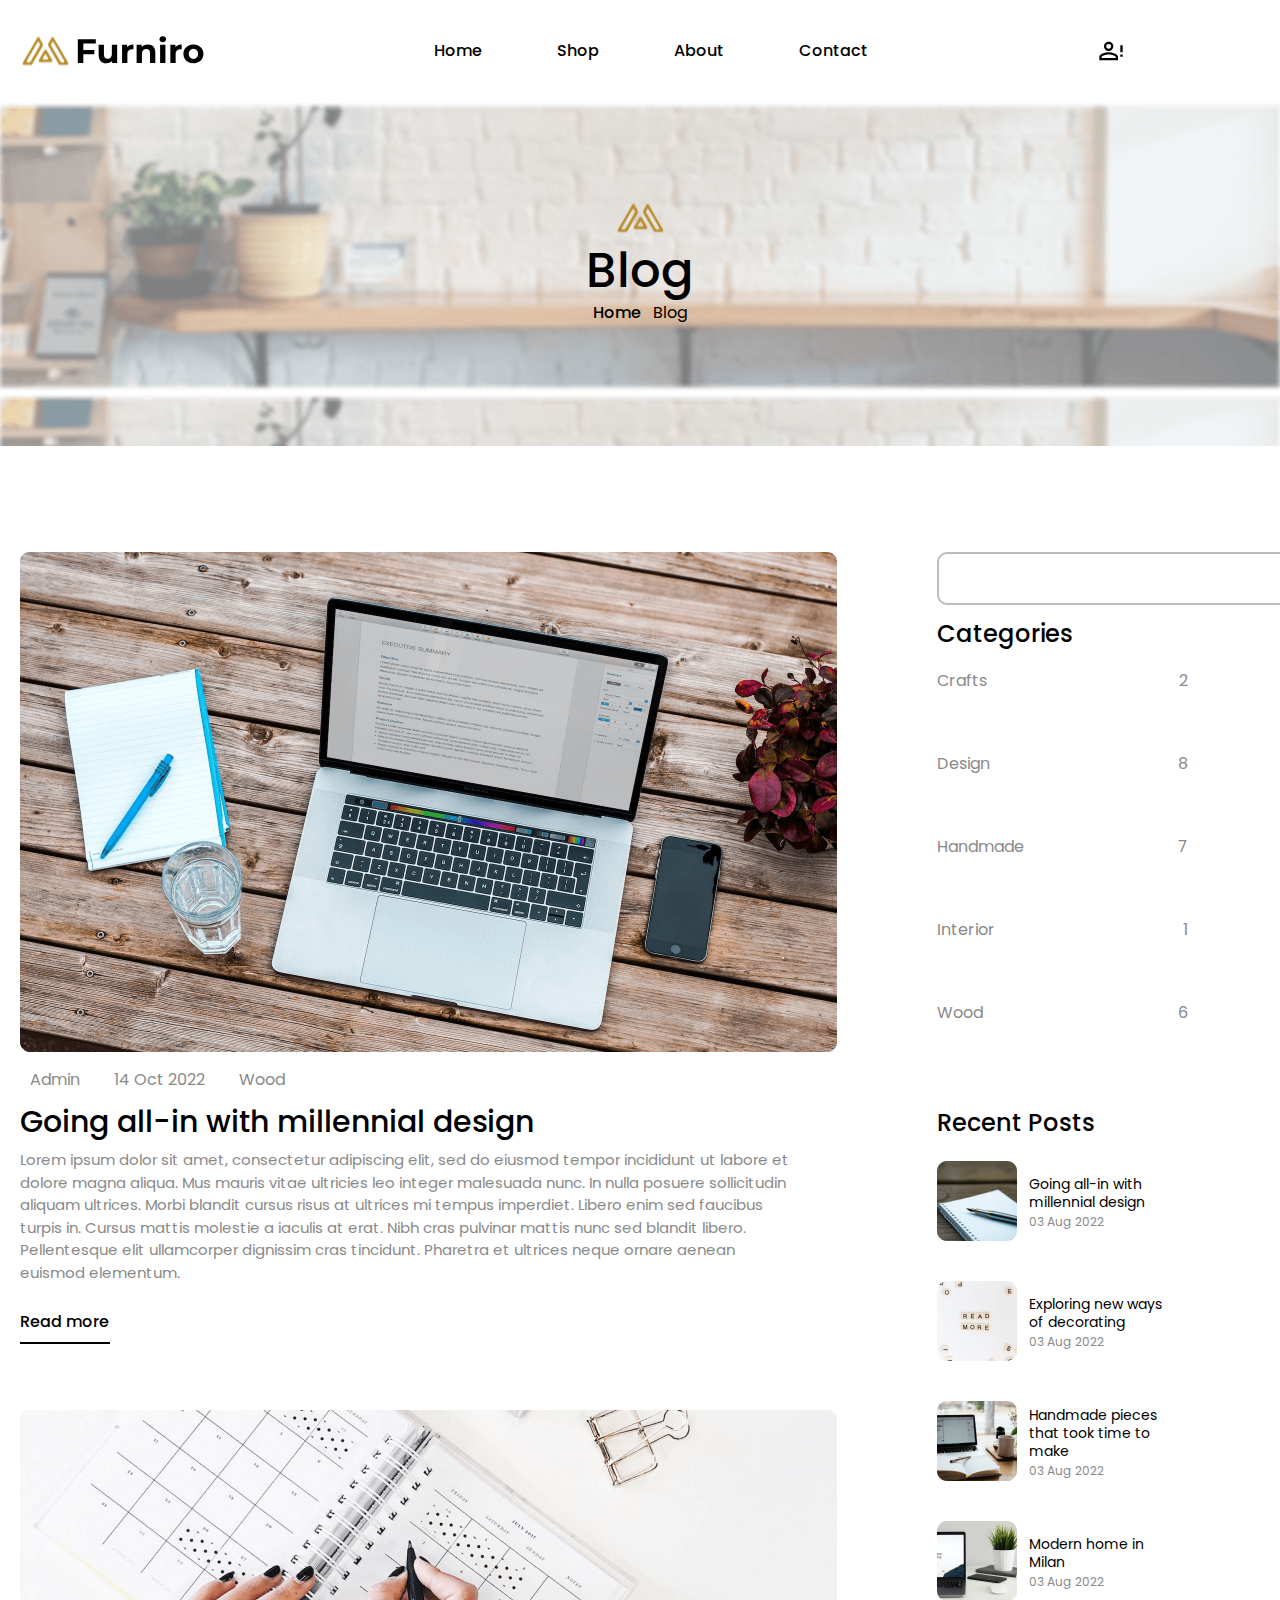
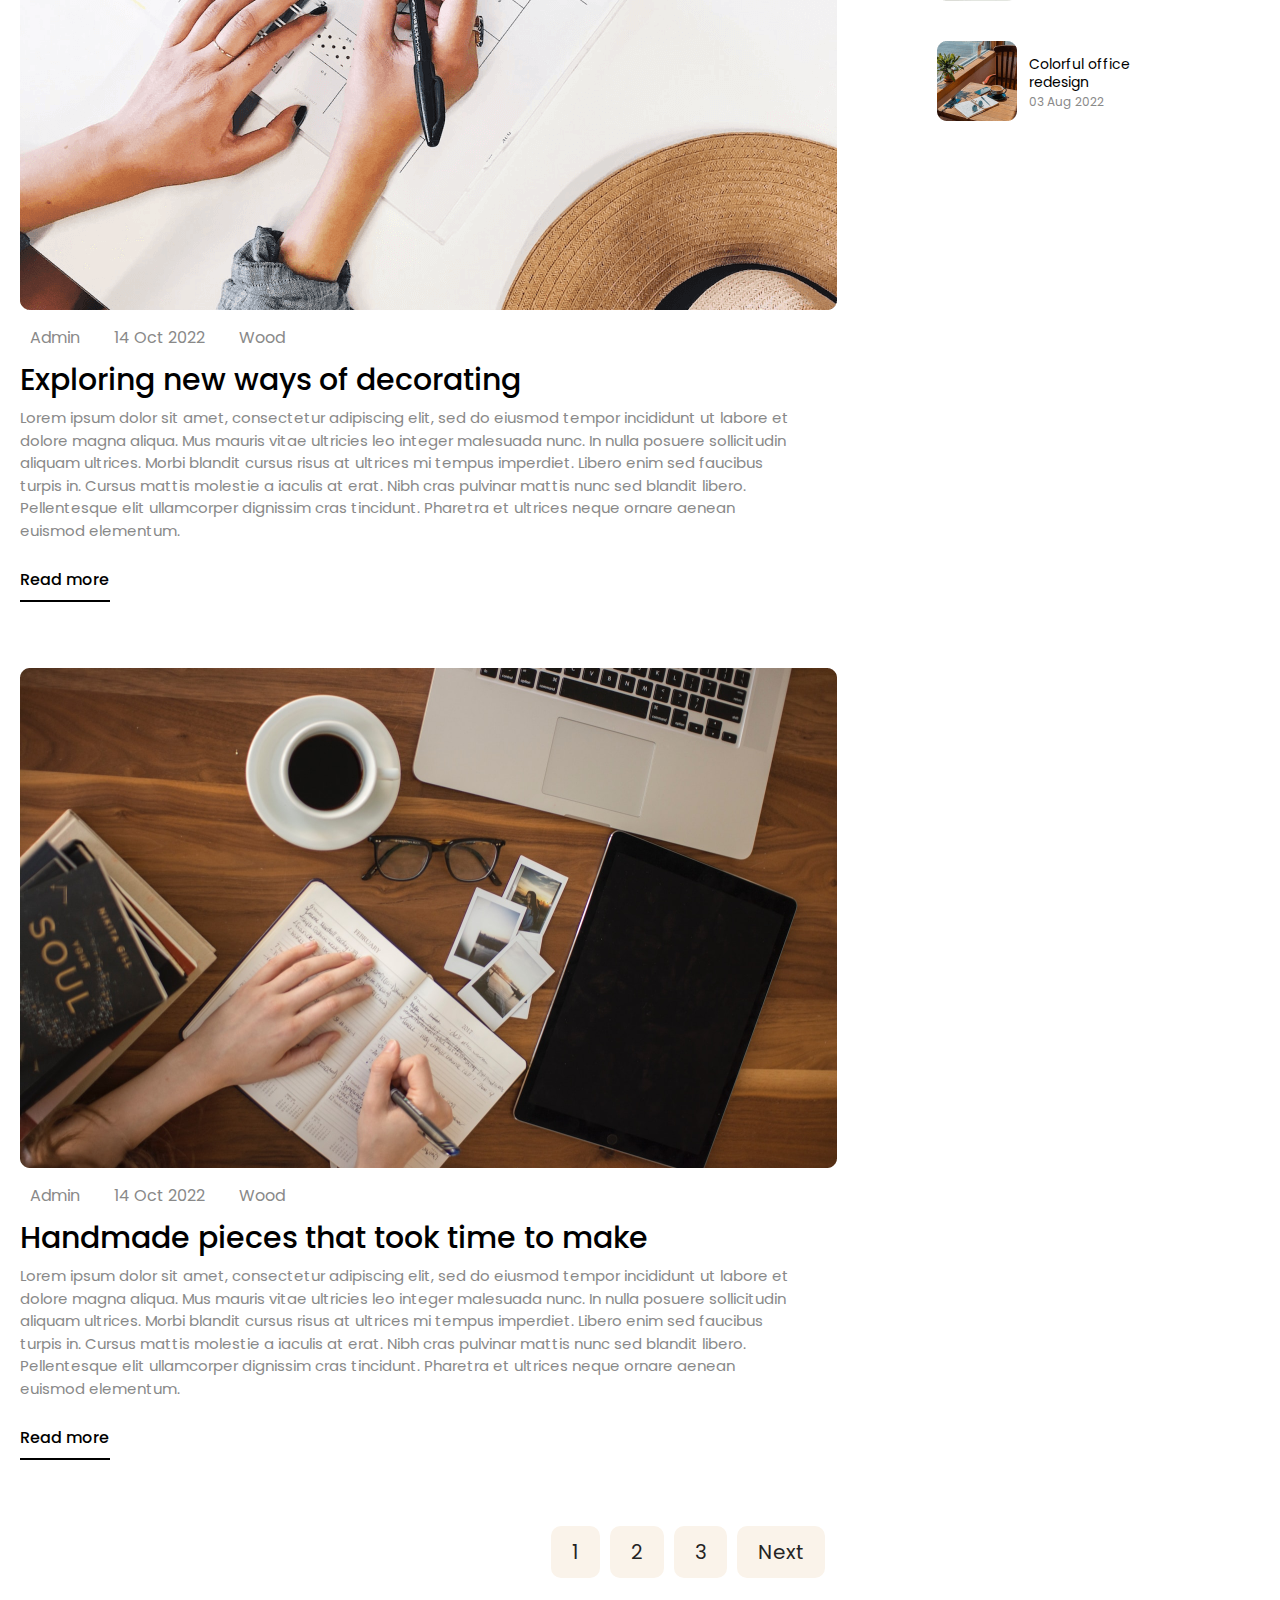
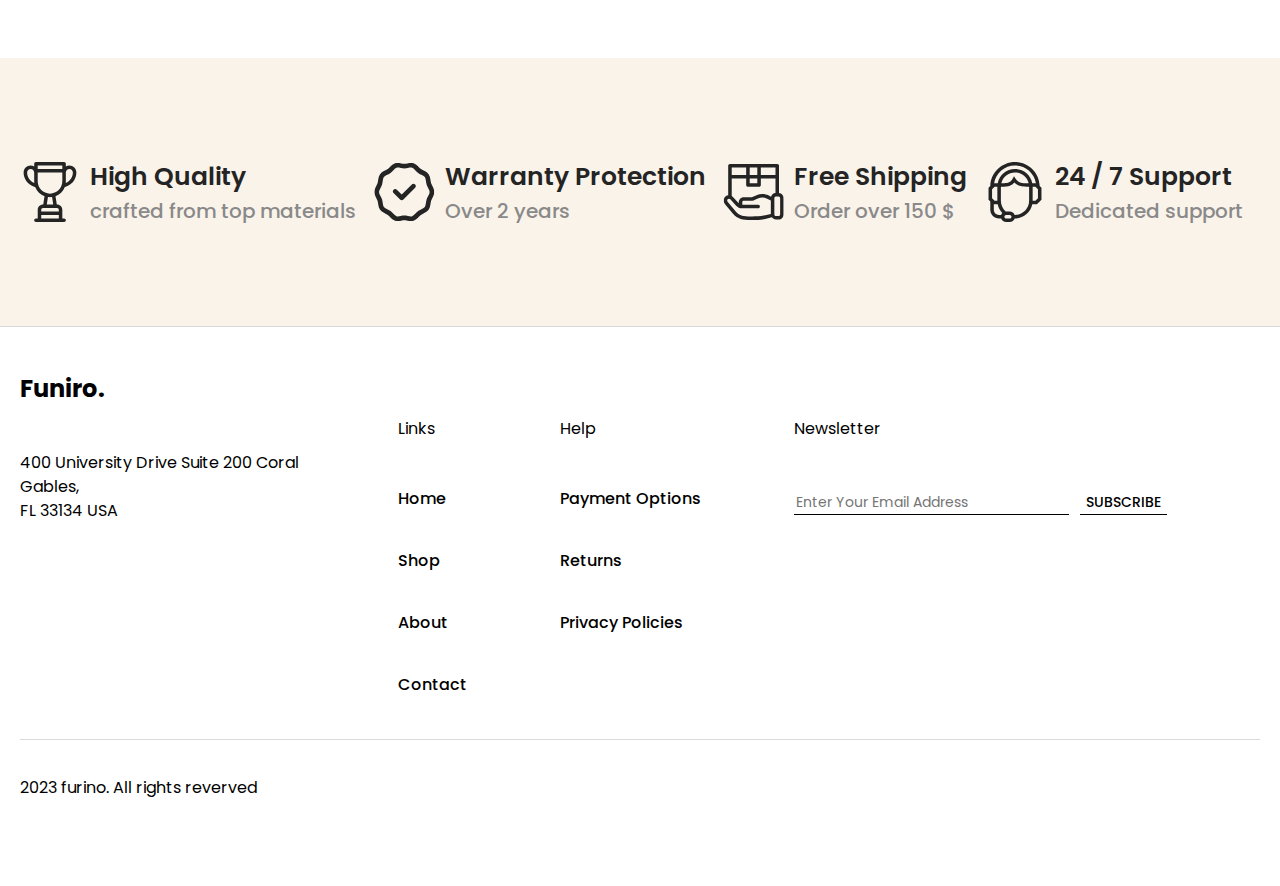
<file: blog.html>
<!DOCTYPE html>
<html lang="en">
<head>
  <meta charset="UTF-8">
  <meta http-equiv="X-UA-Compatible" content="IE=edge">
  <meta name="viewport" content="width=device-width, initial-scale=1.0">
  <link rel="stylesheet" href="https://cdn.jsdelivr.net/npm/bootstrap-icons@1.10.5/font/bootstrap-icons.css">
  <link rel="stylesheet" href="https://cdnjs.cloudflare.com/ajax/libs/font-awesome/6.4.0/css/all.min.css" integrity="sha512-iecdLmaskl7CVkqkXNQ/ZH/XLlvWZOJyj7Yy7tcenmpD1ypASozpmT/E0iPtmFIB46ZmdtAc9eNBvH0H/ZpiBw==" crossorigin="anonymous" referrerpolicy="no-referrer" />
  <title>Document</title>
  <link rel="stylesheet" href="./style/blog.min.css">
</head>
<body>

  <header>
    <div class="container">
      <nav>
        <img src="./images/logo.svg" alt="logo website">

        <ul class="nav__menu">
          <li><a href="index.html">Home</a></li>
          <li><a href="shop.html">Shop</a></li>
          <li><a href="blog.html">About</a></li>
          <li><a href="contact.html">Contact</a></li>
        </ul>
        <ul class="nav__icons">
          <img src="./images/user-icon.svg" alt="inocs">
          <i class="fa-solid fa-magnifying-glass fa-beat"></i>
          <i class="fa-regular fa-heart fa-beat"></i>
          <i class="fa-solid fa-cart-shopping"></i>
        </ul>
      </nav>
    </div>

    <div class="hero">
      <img src="./images/m-logo.svg" alt="logo">
      <h1>Blog</h1>
      <bold class="bold">Home</bold><i class="fa-solid fa-chevron-right"></i><strong>Blog</strong>
    </div>
  </header>

  <main>

    <div class="container">
      <div class="blog__wrapper">
        <div class="blog__item">
          <img src="./images/blog1.png" alt="blog image">
          <ul>
            <i class="fa-solid fa-user fa-beat-fade"></i>
            <p>Admin</p> &nbsp;
            <i class="fa-solid fa-calendar fa-beat-fade"></i>
            <p>14 Oct 2022</p> &nbsp;
            <i class="fa-solid fa-tag fa-beat-fade"></i>
            <p>Wood</p>
          </ul>

          <div class="blog__item--title">
            <h3>Going all-in with millennial design</h3>
            <p>Lorem ipsum dolor sit amet, consectetur adipiscing elit, sed do eiusmod tempor incididunt ut labore et dolore magna aliqua. Mus mauris vitae ultricies leo integer malesuada nunc. In nulla posuere sollicitudin aliquam ultrices. Morbi blandit cursus risus at ultrices mi tempus imperdiet. Libero enim sed faucibus turpis in. Cursus mattis molestie a iaculis at erat. Nibh cras pulvinar mattis nunc sed blandit libero. Pellentesque elit ullamcorper dignissim cras tincidunt. Pharetra et ultrices neque ornare aenean euismod elementum.</p>
         
            <a href="#">Read more</a>
            
          </div>

          <!--  -->

          <img src="./images/blog2.png" alt="blog image">
          <ul>
            <i class="fa-solid fa-user fa-beat-fade"></i>
            <p>Admin</p> &nbsp;
            <i class="fa-solid fa-calendar fa-beat-fade"></i>
            <p>14 Oct 2022</p> &nbsp;
            <i class="fa-solid fa-tag fa-beat-fade"></i>
            <p>Wood</p>
          </ul>

          <div class="blog__item--title">
            <h3>Exploring new ways of decorating</h3>
            <p>Lorem ipsum dolor sit amet, consectetur adipiscing elit, sed do eiusmod tempor incididunt ut labore et dolore magna aliqua. Mus mauris vitae ultricies leo integer malesuada nunc. In nulla posuere sollicitudin aliquam ultrices. Morbi blandit cursus risus at ultrices mi tempus imperdiet. Libero enim sed faucibus turpis in. Cursus mattis molestie a iaculis at erat. Nibh cras pulvinar mattis nunc sed blandit libero. Pellentesque elit ullamcorper dignissim cras tincidunt. Pharetra et ultrices neque ornare aenean euismod elementum.</p>
         
            <a href="#">Read more</a>
            
          </div>

          <!--  -->

          <img src="./images/blog3.png" alt="blog image">
          <ul>
            <i class="fa-solid fa-user fa-beat-fade"></i>
            <p>Admin</p> &nbsp;
            <i class="fa-solid fa-calendar fa-beat-fade"></i>
            <p>14 Oct 2022</p> &nbsp;
            <i class="fa-solid fa-tag fa-beat-fade"></i>
            <p>Wood</p>
          </ul>

          <div class="blog__item--title">
            <h3>Handmade pieces that took time to make</h3>
            <p>Lorem ipsum dolor sit amet, consectetur adipiscing elit, sed do eiusmod tempor incididunt ut labore et dolore magna aliqua. Mus mauris vitae ultricies leo integer malesuada nunc. In nulla posuere sollicitudin aliquam ultrices. Morbi blandit cursus risus at ultrices mi tempus imperdiet. Libero enim sed faucibus turpis in. Cursus mattis molestie a iaculis at erat. Nibh cras pulvinar mattis nunc sed blandit libero. Pellentesque elit ullamcorper dignissim cras tincidunt. Pharetra et ultrices neque ornare aenean euismod elementum.</p>
         
            <a href="#">Read more</a>
            
          </div>


          <div class="shop__scroll">
            <ul>
              <li>1</li>
              <li>2</li>
              <li>3</li>
              <li>Next</li>
            </ul>
          </div>

        </div>

        <div class="blog__item">
          <input class="inp" type="search"><i class="fa-solid fa-magnifying-glass  ico"></i>

          <ul class="bi--main--ul">

            <strong>Categories</strong>

            <ul>
              <li>Crafts</li>
              <li>2</li>
            </ul>
            <ul>
              <li>Design</li>
              <li>8</li>
            </ul>
            <ul>
              <li>Handmade</li>
              <li>7</li>
            </ul>
            <ul>
              <li>Interior</li>
              <li>1</li>
            </ul>
            <ul>
              <li>Wood</li>
              <li>6</li>
            </ul>

          </ul>

          <div class="bi__title">
            <strong class="b">Recent Posts</strong>

            <div class="bi__menu">
              <img src="./images/blog-post1.png" alt="blog section image">
              <div class="bi__menu--txt">
                <strong>Going all-in with millennial design</strong>
                <p>03 Aug 2022</p>
              </div>
            </div>

            <div class="bi__menu">
              <img src="./images/blog-post2.png" alt="blog section image">
              <div class="bi__menu--txt">
                <strong>Exploring new ways of decorating</strong>
                <p>03 Aug 2022</p>
              </div>
            </div>

            <div class="bi__menu">
              <img src="./images/blog-post3.png" alt="blog section image">
              <div class="bi__menu--txt">
                <strong>Handmade pieces that took time to make</strong>
                <p>03 Aug 2022</p>
              </div>
            </div>

            <div class="bi__menu">
              <img src="./images/blog-post4.png" alt="blog section image">
              <div class="bi__menu--txt">
                <strong>Modern home in Milan</strong>
                <p>03 Aug 2022</p>
              </div>
            </div>

            <div class="bi__menu">
              <img src="./images/blog-post5.png" alt="blog section image">
              <div class="bi__menu--txt">
                <strong>Colorful office redesign</strong>
                <p>03 Aug 2022</p>
              </div>
            </div>

          </div>


        </div>


      </div>
    </div>

      <div class="company">
        <div class="container">
          <ul class="company__menu">
            <ul class="c__menu--item">
              <img src="./images/company1.svg" alt="company logo">
              <ul>
                <strong>High Quality</strong>
                <p>crafted from top materials</p>
              </ul>
            </ul>
  
            <ul class="c__menu--item">
              <img src="./images/company2.svg" alt="company logo">
              <ul>
                <strong>Warranty Protection</strong>
                <p>Over 2 years</p>
              </ul>
            </ul>
  
            <ul class="c__menu--item">
              <img src="./images/company3.svg" alt="company logo">
              <ul>
                <strong>Free Shipping</strong>
                <p>Order over 150 $</p>
              </ul>
            </ul>
  
            <ul class="c__menu--item">
              <img src="./images/company4.svg" alt="company logo">
              <ul>
                <strong>24 / 7 Support</strong>
                <p>Dedicated support</p>
              </ul>
            </ul>
  
          </ul>
        </div>
      </div>
  </main>
  
  <footer>
    <div class="container">
      <div class="footer__nav">
        <ul class="footer__menu">
          <h3>Funiro.</h3>
          <p>400 University Drive Suite 200 Coral Gables,<br>
            FL 33134 USA</p>

        </ul>

        <ul class="footer__menu">
          <p>Links</p>

          <li>Home</li>
          <li>Shop</li>
          <li>About</li>
          <li>Contact</li>

        </ul>

        <ul class="footer__menu">
          <p>Help</p>

          <li>Payment Options</li>
          <li>Returns</li>
          <li>Privacy Policies</li>
        </ul>
        
        <ul class="footer__menu">
          <p>Newsletter</p>

          <ul class="inpb">
            <input type="email" placeholder="Enter Your Email Address">
            <button class="button">SUBSCRIBE</button>
          </ul>
        </ul>
      </div>

      <p>2023 furino. All rights reverved</p>

    </div>
  </footer>

</body>
</html>
</file>
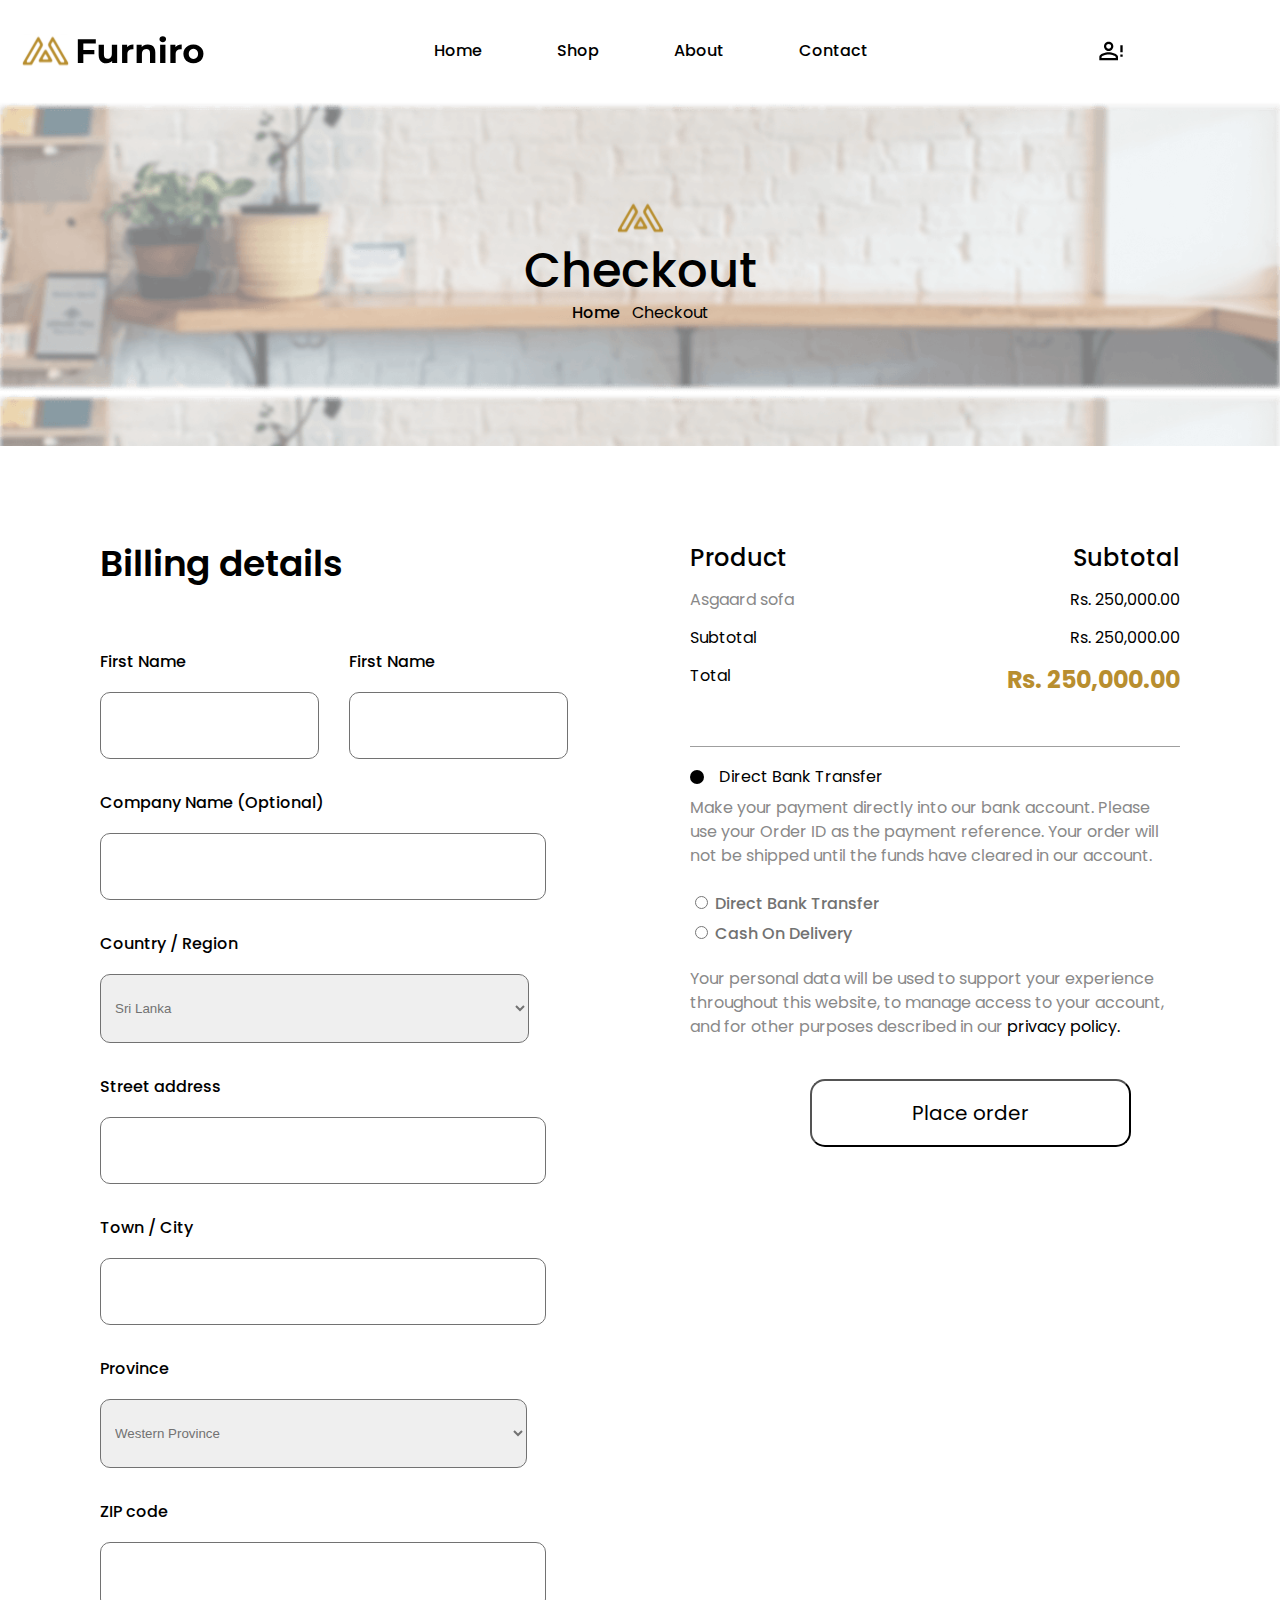
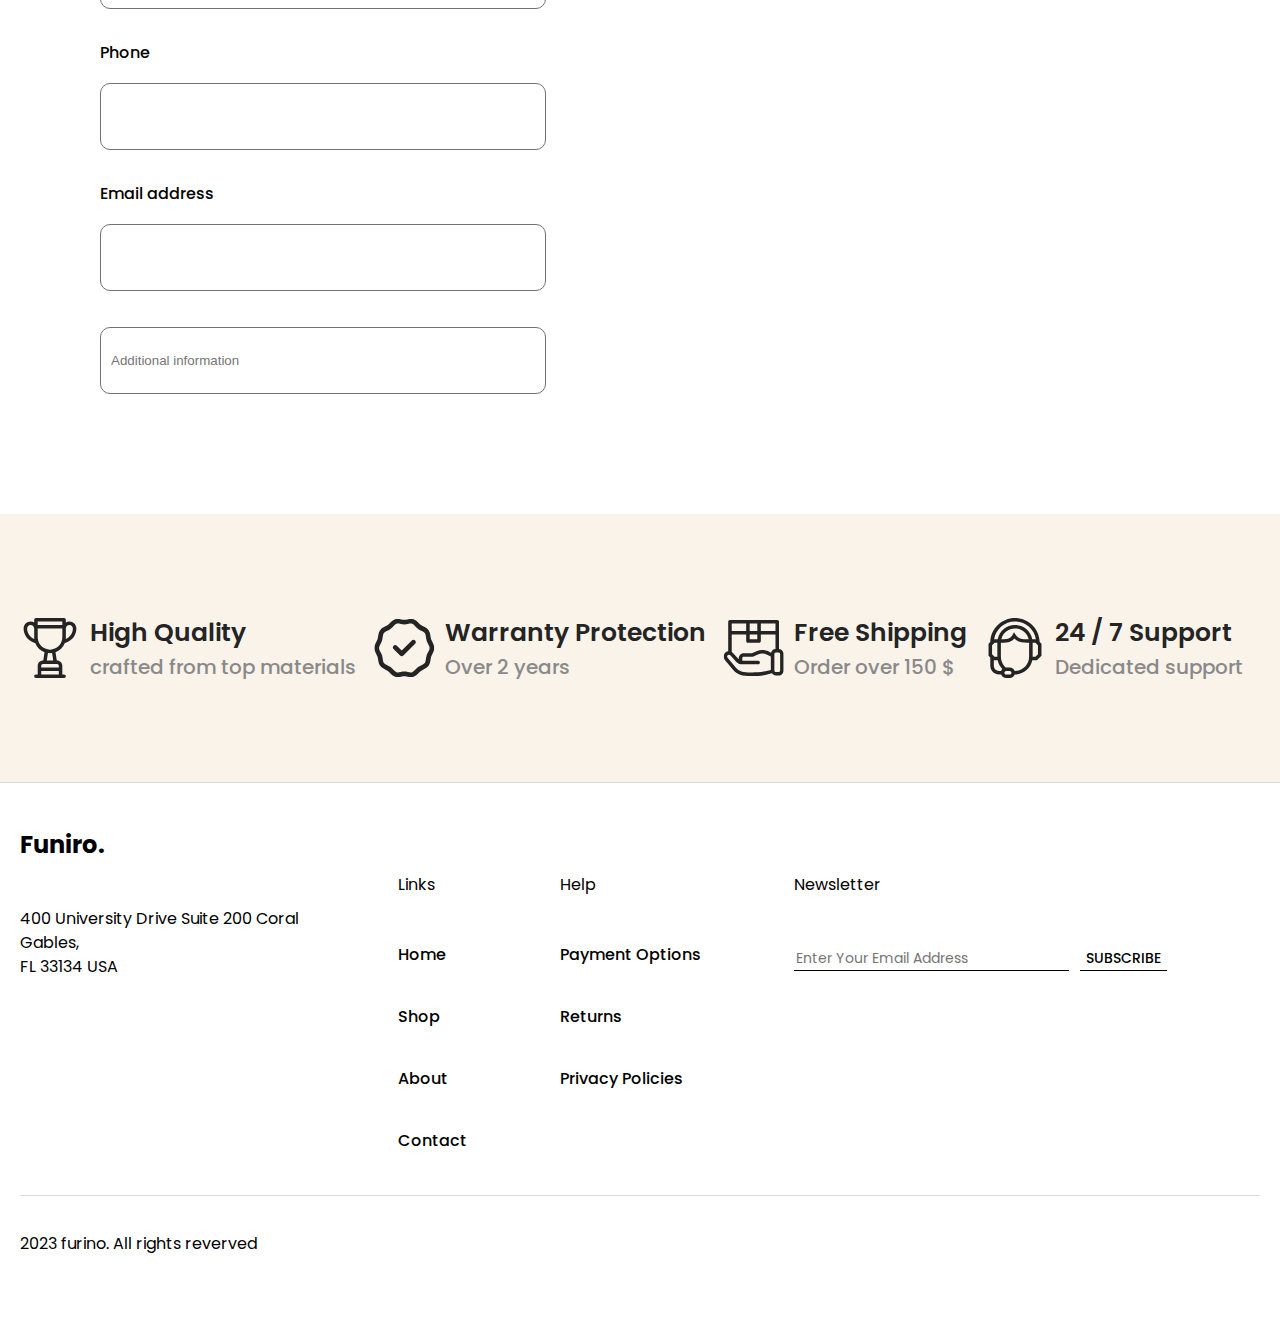
<file: checkout.html>
<!DOCTYPE html>
<html lang="en">
<head>
  <meta charset="UTF-8">
  <meta http-equiv="X-UA-Compatible" content="IE=edge">
  <meta name="viewport" content="width=device-width, initial-scale=1.0">
  <link rel="stylesheet" href="https://cdn.jsdelivr.net/npm/bootstrap-icons@1.10.5/font/bootstrap-icons.css">
  <link rel="stylesheet" href="https://cdnjs.cloudflare.com/ajax/libs/font-awesome/6.4.0/css/all.min.css" integrity="sha512-iecdLmaskl7CVkqkXNQ/ZH/XLlvWZOJyj7Yy7tcenmpD1ypASozpmT/E0iPtmFIB46ZmdtAc9eNBvH0H/ZpiBw==" crossorigin="anonymous" referrerpolicy="no-referrer" />
  <title>Document</title>
  <link rel="stylesheet" href="./style/checkout.min.css">
</head>
<body>

  <header>
    <div class="container">
      <nav>
        <img src="./images/logo.svg" alt="logo website">

        <ul class="nav__menu">
          <li><a href="index.html">Home</a></li>
          <li><a href="shop.html">Shop</a></li>
          <li><a href="blog.html">About</a></li>
          <li><a href="contact.html">Contact</a></li>
        </ul>
        <ul class="nav__icons">
          <img src="./images/user-icon.svg" alt="inocs">
          <i class="fa-solid fa-magnifying-glass fa-beat"></i>
          <i class="fa-regular fa-heart fa-beat"></i>
          <i class="fa-solid fa-cart-shopping"></i>
        </ul>
      </nav>
    </div>

    <div class="hero">
      <img src="./images/m-logo.svg" alt="logo">
      <h1>Checkout</h1>
      <bold class="bold">Home</bold><i class="fa-solid fa-chevron-right"></i><strong>Checkout</strong>
    </div>
  </header>

  <main>

    <div class="container">
      <div class="billing__details">
          <div class="billing__item">
            <h2>Billing details</h2>

            <div class="lbl">
              <label for="">
                <p>First Name</p>
                <input type="text">
              </label>
              <label for="">
                <p>First Name</p>
                <input type="text">
              </label>
            </div>

            <label for="">
              <p>Company Name (Optional)</p>
              <input type="text">
            </label>

            <label for="">
              <p>Country / Region</p>
              <select name="" id="">
                <option value="">Sri Lanka</option>
                <option value="">Sri Lanka</option>
                <option value="">Sri Lanka</option>
                <option value="">Sri Lanka</option>
              </select>
            </label>

            <label for="">
              <p>Street address</p>
              <input type="text">
            </label>

            <label for="">
              <p>Town / City</p>
              <input type="text">
            </label>

            <label for="">
              <p>Province</p>
              <select class="select">
                <option value="">Western Province</option>
                <option value="">Western Province</option>
                <option value="">Sri Lanka</option>
                <option value="">Sri Lanka</option>
              </select>
            </label>

            <label for="">
              <p>ZIP code</p>
              <input type="text">
            </label>

            <label for="">
              <p>Phone</p>
              <input type="text">
            </label>

            <label for="">
              <p>Email address</p>
              <input type="text">
            </label>

            <label for="">
              <input type="text" placeholder="Additional information">
            </label>

          </div>

          <div class="billing__item2">
            <ul class="billing__menu">

              <ul class="bm--item">
                <p>Product</p>
                <p>Subtotal</p>
              </ul>
  
              <ul class="bm--item">
                <strong>Asgaard sofa</strong>
                <li>Rs. 250,000.00</li>
              </ul>
  
              <ul class="bm--item">
                <li>Subtotal</li>
                <li>Rs. 250,000.00</li>
              </ul>
  
              <ul class="bm--item">
                <li>Total</li>
                <li class="bl--li">Rs. 250,000.00</li>
              </ul>

            </ul>

            <ul class="b__menu--title">
              <div class="dot"></div>
              <li>Direct Bank Transfer</li>
            </ul>

            <p>Make your payment directly into our bank account. Please use your Order ID as the payment reference. Your order will not be shipped until the funds have cleared in our account.</p>

            <ul class="b_choose">
              <label for="">
                <input type="radio" name="name">
                <strong>Direct Bank Transfer</strong>
              </label>
              <label for="">
                <input type="radio" name="name">
                <strong>Cash On Delivery</strong>
              </label>
            </ul>

            <p>Your personal data will be used to support your experience throughout this website, to manage access to your account, and for other purposes described in our <strong>privacy policy.</strong></p>

            <button class="button">Place order</button>
          </div>

      </div>
    </div>


      <div class="company">
        <div class="container">
          <ul class="company__menu">
            <ul class="c__menu--item">
              <img src="./images/company1.svg" alt="company logo">
              <ul>
                <strong>High Quality</strong>
                <p>crafted from top materials</p>
              </ul>
            </ul>
  
            <ul class="c__menu--item">
              <img src="./images/company2.svg" alt="company logo">
              <ul>
                <strong>Warranty Protection</strong>
                <p>Over 2 years</p>
              </ul>
            </ul>
  
            <ul class="c__menu--item">
              <img src="./images/company3.svg" alt="company logo">
              <ul>
                <strong>Free Shipping</strong>
                <p>Order over 150 $</p>
              </ul>
            </ul>
  
            <ul class="c__menu--item">
              <img src="./images/company4.svg" alt="company logo">
              <ul>
                <strong>24 / 7 Support</strong>
                <p>Dedicated support</p>
              </ul>
            </ul>
  
          </ul>
        </div>
      </div>
  </main>
  
  <footer>
    <div class="container">
      <div class="footer__nav">
        <ul class="footer__menu">
          <h3>Funiro.</h3>
          <p>400 University Drive Suite 200 Coral Gables,<br>
            FL 33134 USA</p>

        </ul>

        <ul class="footer__menu">
          <p>Links</p>

          <li>Home</li>
          <li>Shop</li>
          <li>About</li>
          <li>Contact</li>

        </ul>

        <ul class="footer__menu">
          <p>Help</p>

          <li>Payment Options</li>
          <li>Returns</li>
          <li>Privacy Policies</li>
        </ul>
        
        <ul class="footer__menu">
          <p>Newsletter</p>

          <ul class="inpb">
            <input type="email" placeholder="Enter Your Email Address">
            <button class="button">SUBSCRIBE</button>
          </ul>
        </ul>
      </div>

      <p>2023 furino. All rights reverved</p>

    </div>
  </footer>

</body>
</html>
</file>
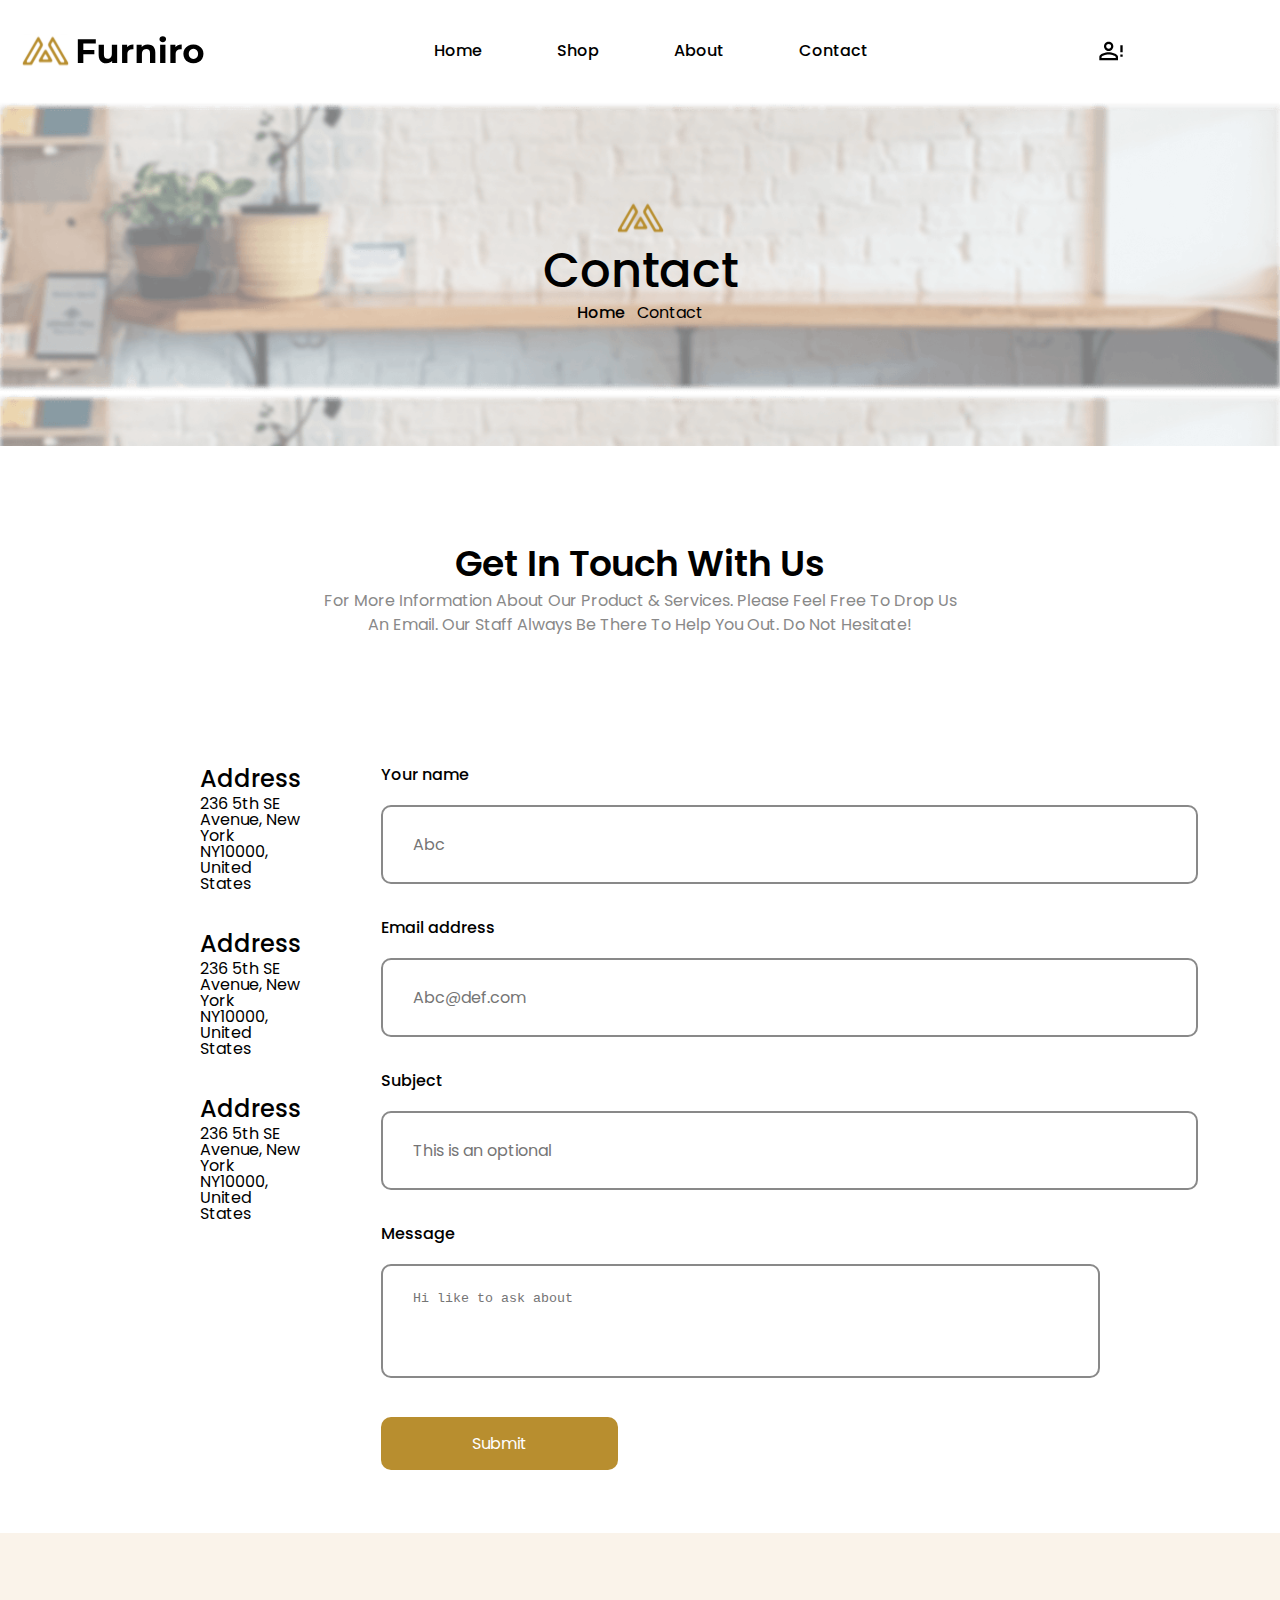
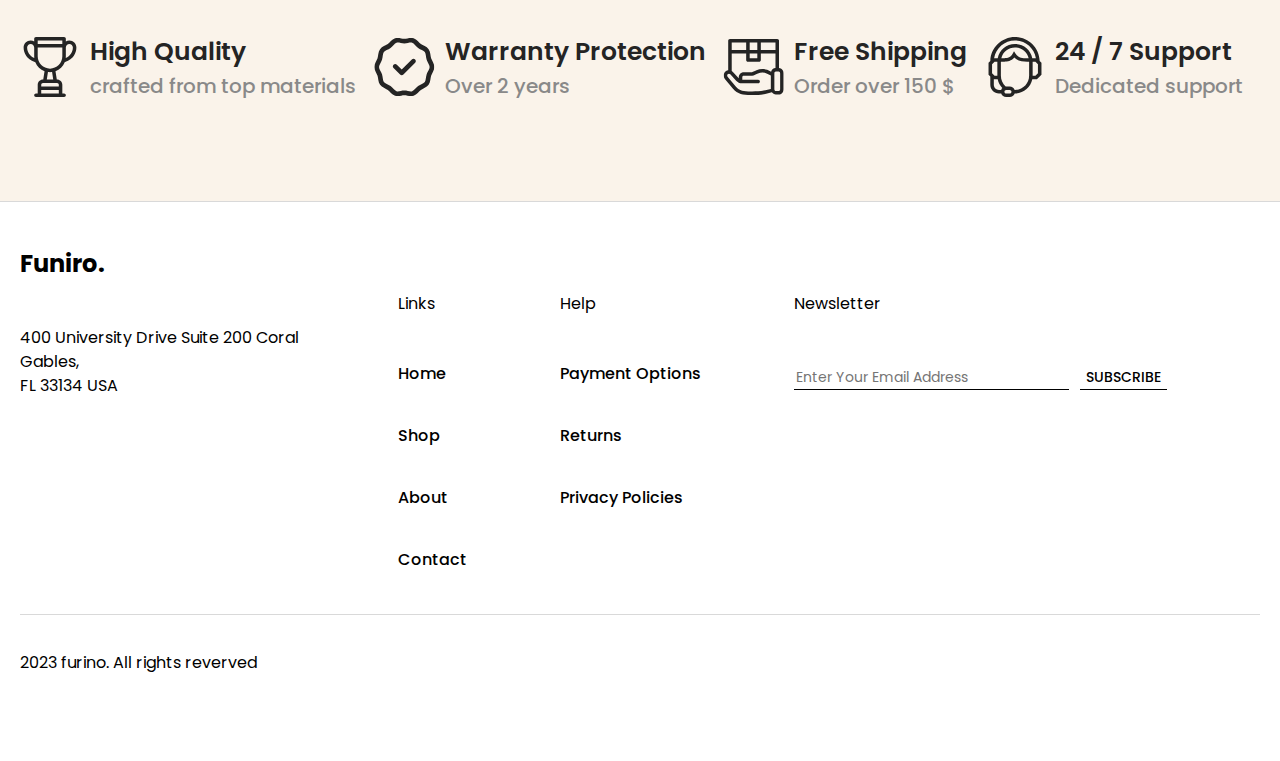
<file: contact.html>
<!DOCTYPE html>
<html lang="en">
<head>
  <meta charset="UTF-8">
  <meta http-equiv="X-UA-Compatible" content="IE=edge">
  <meta name="viewport" content="width=device-width, initial-scale=1.0">
  <link rel="stylesheet" href="https://cdn.jsdelivr.net/npm/bootstrap-icons@1.10.5/font/bootstrap-icons.css">
  <link rel="stylesheet" href="https://cdnjs.cloudflare.com/ajax/libs/font-awesome/6.4.0/css/all.min.css" integrity="sha512-iecdLmaskl7CVkqkXNQ/ZH/XLlvWZOJyj7Yy7tcenmpD1ypASozpmT/E0iPtmFIB46ZmdtAc9eNBvH0H/ZpiBw==" crossorigin="anonymous" referrerpolicy="no-referrer" />
  <title>Document</title>
  <link rel="stylesheet" href="./style/contact.min.css">
</head>
<body>

  <header>
    <div class="container">
      <nav>
        <img src="./images/logo.svg" alt="logo website">

        <ul class="nav__menu">
          <li><a href="index.html">Home</a></li>
          <li><a href="shop.html">Shop</a></li>
          <li><a href="blog.html">About</a></li>
          <li><a href="contact.html">Contact</a></li>
        </ul>
        <ul class="nav__icons">
          <img src="./images/user-icon.svg" alt="inocs">
          <i class="fa-solid fa-magnifying-glass fa-beat"></i>
          <i class="fa-regular fa-heart fa-beat"></i>
          <i class="fa-solid fa-cart-shopping"></i>
        </ul>
      </nav>
    </div>

    <div class="hero">
      <img src="./images/m-logo.svg" alt="logo">
      <h1>Contact</h1>
      <bold class="bold">Home</bold><i class="fa-solid fa-chevron-right"></i><strong>Contact</strong>
    </div>
  </header>

  <main>

    <div class="container">
      <div class="contact">
        <div class="contact__title">
          <h1>Get In Touch With Us</h1>
          <p>For More Information About Our Product & Services. Please Feel Free To Drop Us An Email. Our Staff Always Be There To Help You Out. Do Not Hesitate!</p>
        </div>


        <div class="contact__items">
          <div class="contact__item">
            <ul class="contact__menu">
            <i class="fa-solid fa-location-dot fa-beat-fade" style="color: #000;"></i>
              <ul>
                <strong>Address</strong>
                <p>236 5th SE Avenue, New York NY10000, United States</p>
              </ul>
            </ul>

            <ul class="contact__menu">
              <i class="fa-solid fa-phone fa-beat-fade" style="color: #000;"></i>
                <ul>
                  <strong>Address</strong>
                  <p>236 5th SE Avenue, New York NY10000, United States</p>
                </ul>
              </ul>

              <ul class="contact__menu">
                <i class="fa-solid fa-clock fa-beat-fade" style="color: #000000;"></i>
                  <ul>
                    <strong>Address</strong>
                    <p>236 5th SE Avenue, New York NY10000, United States</p>
                  </ul>
                </ul>

          </div>


          <div class="contact__item2">
            <label for="">
              <p>Your name</p>
              <input type="text" placeholder="Abc">
            </label>
            <label for="">
              <p>Email address</p>
              <input type="text" placeholder="Abc@def.com">
            </label>
            <label for="">
              <p>Subject</p>
              <input type="text" placeholder="This is an optional">
            </label>
            <label for="">
              <p>Message</p>
              <textarea placeholder="Hi like to ask about"></textarea>
            </label>
            <button class="button">Submit</button>
          </div>

        </div>

      </div>
    </div>


      <div class="company">
        <div class="container">
          <ul class="company__menu">
            <ul class="c__menu--item">
              <img src="./images/company1.svg" alt="company logo">
              <ul>
                <strong>High Quality</strong>
                <p>crafted from top materials</p>
              </ul>
            </ul>
  
            <ul class="c__menu--item">
              <img src="./images/company2.svg" alt="company logo">
              <ul>
                <strong>Warranty Protection</strong>
                <p>Over 2 years</p>
              </ul>
            </ul>
  
            <ul class="c__menu--item">
              <img src="./images/company3.svg" alt="company logo">
              <ul>
                <strong>Free Shipping</strong>
                <p>Order over 150 $</p>
              </ul>
            </ul>
  
            <ul class="c__menu--item">
              <img src="./images/company4.svg" alt="company logo">
              <ul>
                <strong>24 / 7 Support</strong>
                <p>Dedicated support</p>
              </ul>
            </ul>
  
          </ul>
        </div>
      </div>
  </main>
  
  <footer>
    <div class="container">
      <div class="footer__nav">
        <ul class="footer__menu">
          <h3>Funiro.</h3>
          <p>400 University Drive Suite 200 Coral Gables,<br>
            FL 33134 USA</p>

        </ul>

        <ul class="footer__menu">
          <p>Links</p>

          <li>Home</li>
          <li>Shop</li>
          <li>About</li>
          <li>Contact</li>

        </ul>

        <ul class="footer__menu">
          <p>Help</p>

          <li>Payment Options</li>
          <li>Returns</li>
          <li>Privacy Policies</li>
        </ul>
        
        <ul class="footer__menu">
          <p>Newsletter</p>

          <ul class="inpb">
            <input type="email" placeholder="Enter Your Email Address">
            <button class="button">SUBSCRIBE</button>
          </ul>
        </ul>
      </div>

      <p>2023 furino. All rights reverved</p>

    </div>
  </footer>

</body>
</html>
</file>
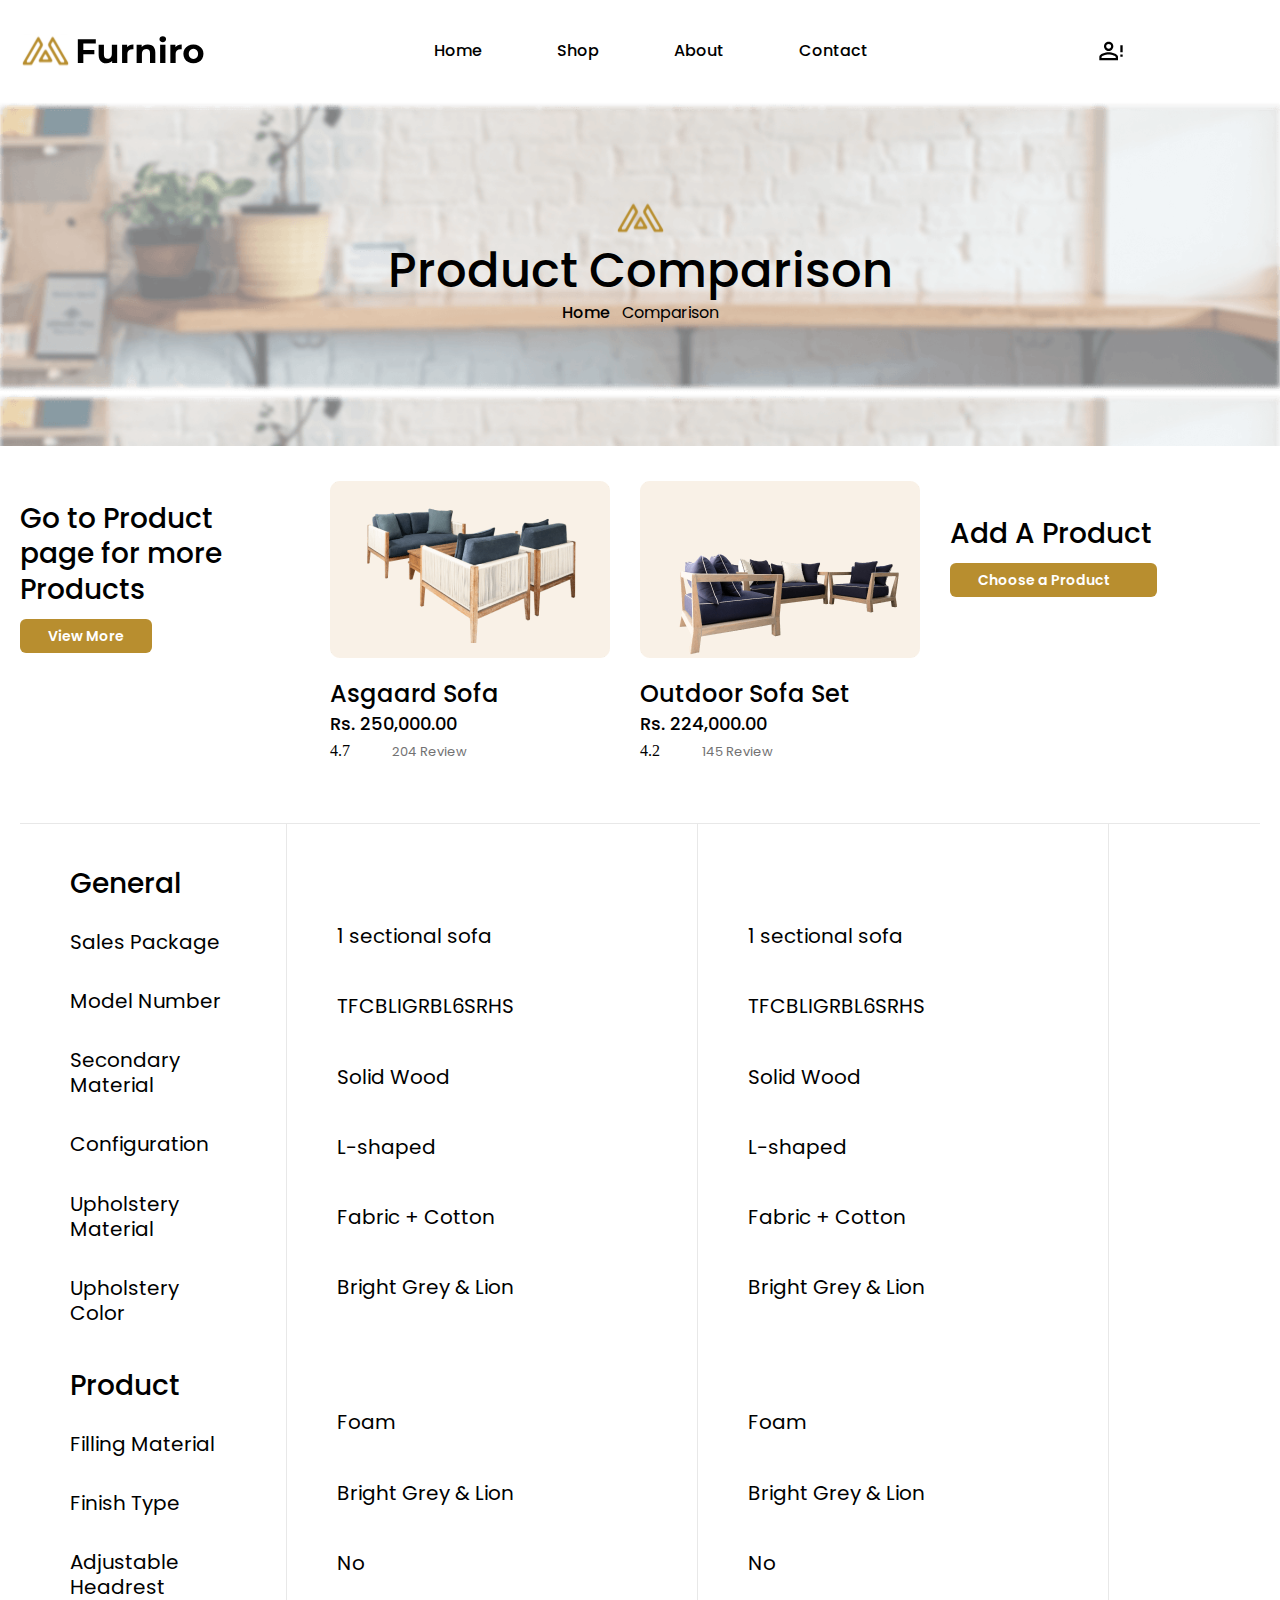
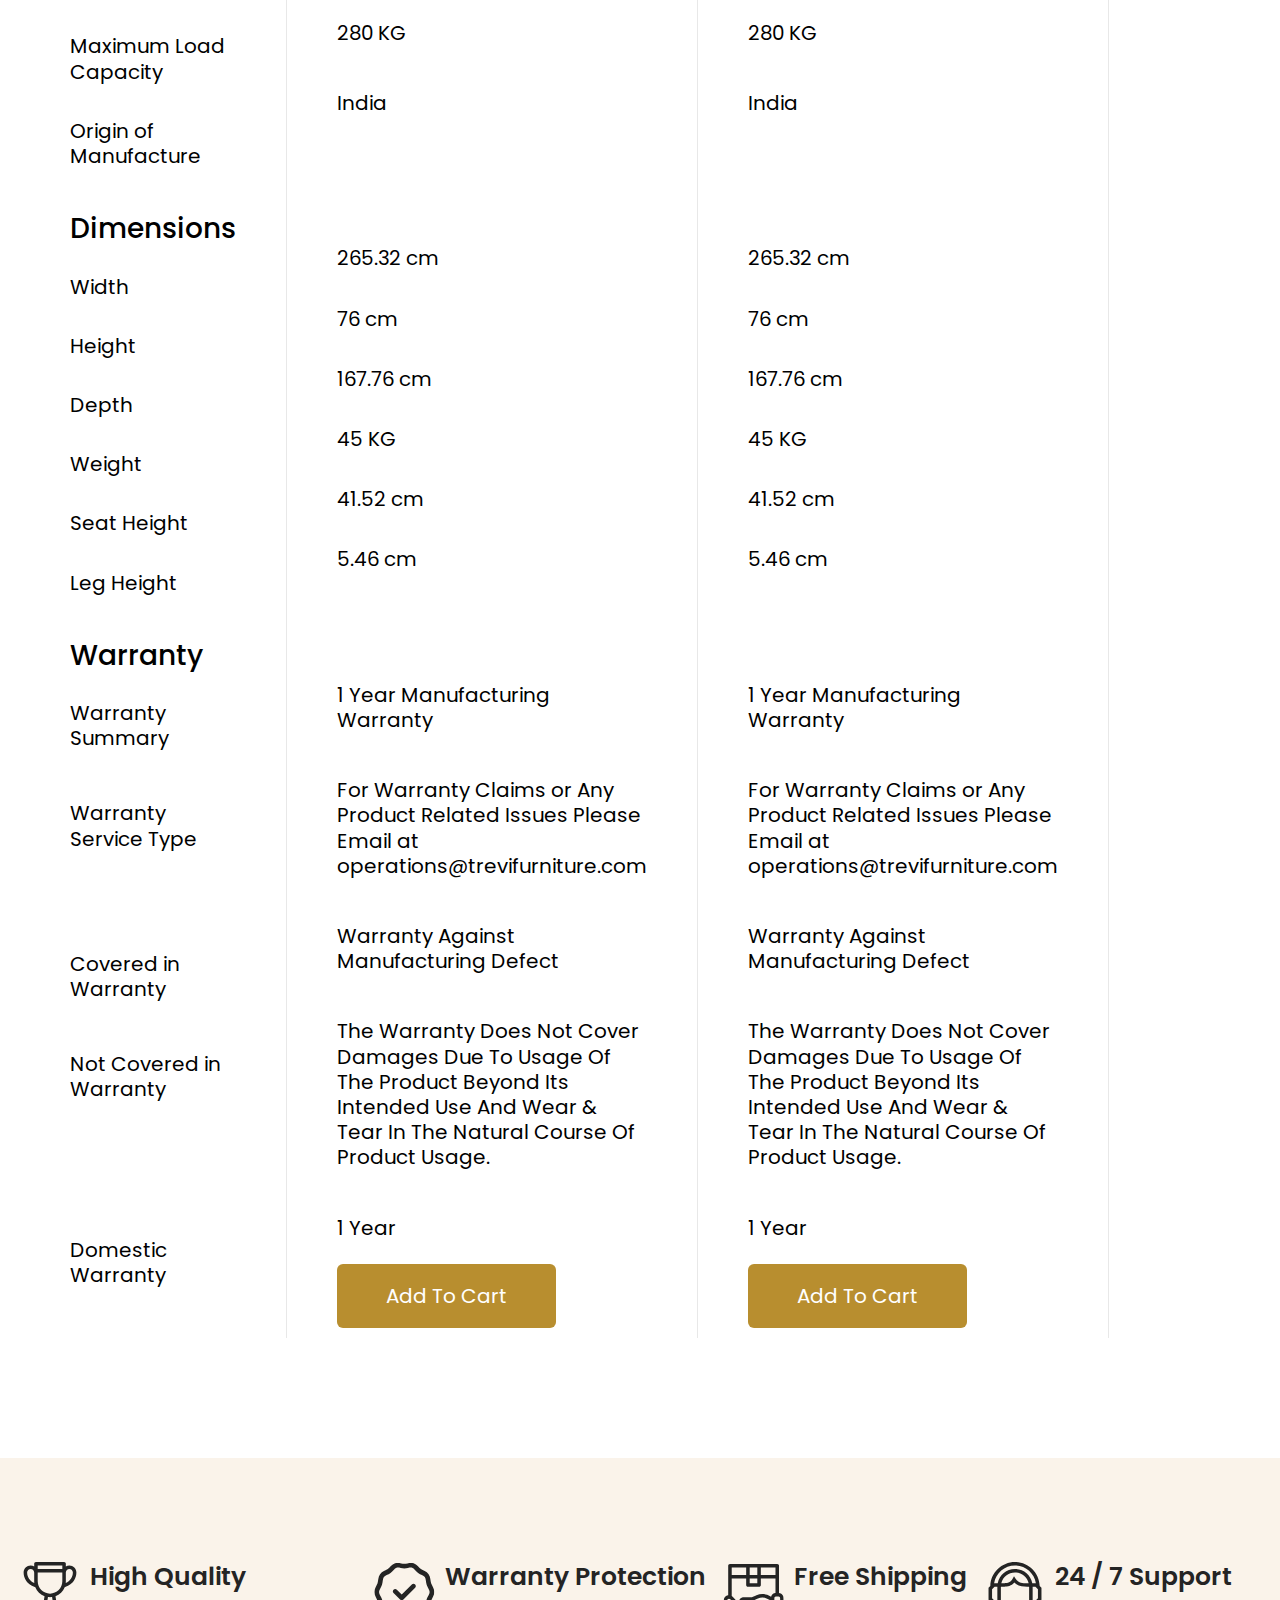
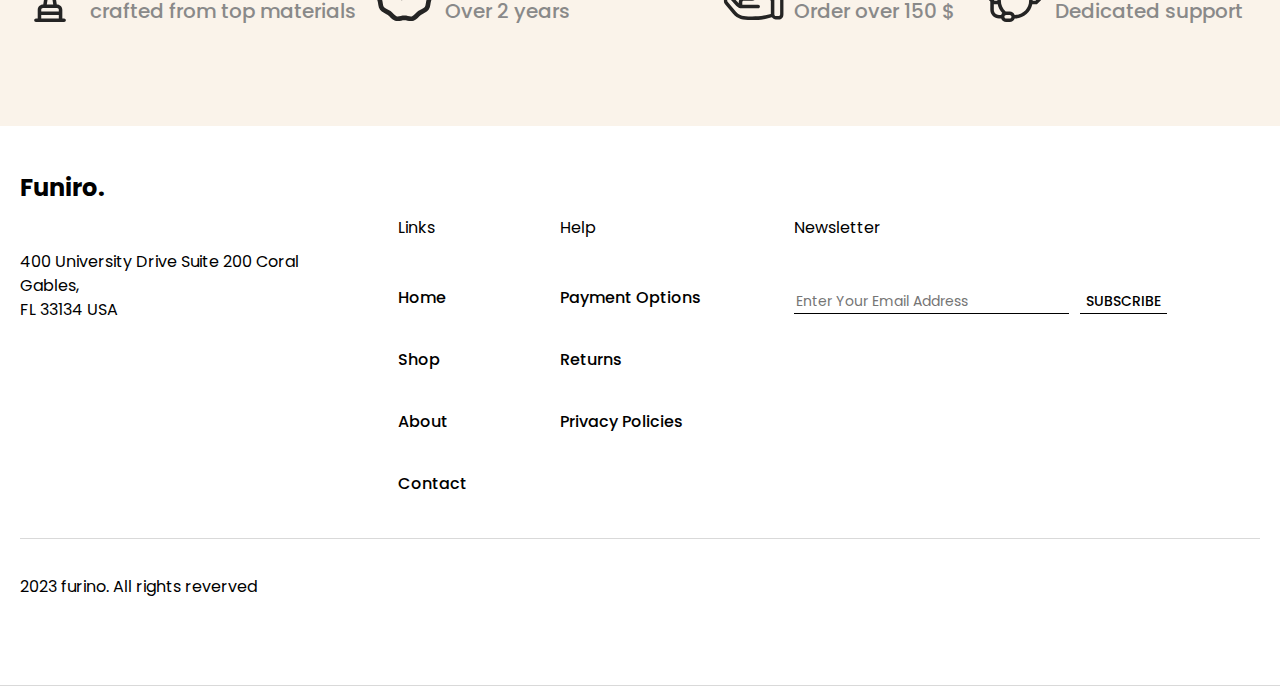
<file: product.html>
<!DOCTYPE html>
<html lang="en">
<head>
  <meta charset="UTF-8">
  <meta http-equiv="X-UA-Compatible" content="IE=edge">
  <meta name="viewport" content="width=device-width, initial-scale=1.0">
  <link rel="stylesheet" href="https://cdn.jsdelivr.net/npm/bootstrap-icons@1.10.5/font/bootstrap-icons.css">
  <link rel="stylesheet" href="https://cdnjs.cloudflare.com/ajax/libs/font-awesome/6.4.0/css/all.min.css" integrity="sha512-iecdLmaskl7CVkqkXNQ/ZH/XLlvWZOJyj7Yy7tcenmpD1ypASozpmT/E0iPtmFIB46ZmdtAc9eNBvH0H/ZpiBw==" crossorigin="anonymous" referrerpolicy="no-referrer" />
  <title>Document</title>
  <link rel="stylesheet" href="./style/product.min.css">
</head>
<body>

  <header>
    <div class="container">
      <nav>
        <img src="./images/logo.svg" alt="logo website">

        <ul class="nav__menu">
          <li><a href="index.html">Home</a></li>
          <li><a href="shop.html">Shop</a></li>
          <li><a href="blog.html">About</a></li>
          <li><a href="contact.html">Contact</a></li>
        </ul>
        <ul class="nav__icons">
          <img src="./images/user-icon.svg" alt="inocs">
          <i class="fa-solid fa-magnifying-glass fa-beat"></i>
          <i class="fa-regular fa-heart fa-beat"></i>
          <i class="fa-solid fa-cart-shopping"></i>
        </ul>
      </nav>
    </div>

    <div class="hero">
      <img src="./images/m-logo.svg" alt="logo">
      <h1>Product Comparison</h1>
      <bold class="bold">Home</bold><i class="fa-solid fa-chevron-right"></i><strong>Comparison</strong>
    </div>
  </header>

  <main>
    <div class="container">

      <div class="product__items">

        <div class="product__item">
          <h3>Go to Product page for more 
            Products</h3>
            <a href="#">View More</a>
        </div>

        <div class="product__item">
          <img src="./images/product1.png" alt="product image">
          <p>Asgaard Sofa</p>
          <strong>Rs. 250,000.00</strong>
          <ul class="p__text">
            <li>4.7</li>
            <ul class="stars">
              <i class="fa-solid fa-star fa-flip" style="color: #ffc700;"></i>
              <i class="fa-solid fa-star fa-flip" style="color: #ffc700;"></i>
              <i class="fa-solid fa-star fa-flip" style="color: #ffc700;"></i>
              <i class="fa-solid fa-star fa-flip" style="color: #ffc700;"></i>
              <i class="fa-solid fa-star fa-flip" style="color: #ffc700;"></i>
            </ul>
            <li class="p">204 Review</li>
          </ul>
        </div>

        <div class="product__item">
          <img src="./images/product2.png" alt="product image">
          <p>Outdoor Sofa Set</p>
          <strong>Rs. 224,000.00</strong>
          <ul class="p__text">
            <li>4.2</li>
            <ul class="stars">
              <i class="fa-solid fa-star fa-flip" style="color: #ffc700;"></i>
              <i class="fa-solid fa-star fa-flip" style="color: #ffc700;"></i>
              <i class="fa-solid fa-star fa-flip" style="color: #ffc700;"></i>
              <i class="fa-solid fa-star fa-flip" style="color: #ffc700;"></i>
              <i class="fa-solid fa-star fa-flip" style="color: #ffc700;"></i>
            </ul>
            <li class="p">145 Review</li>
          </ul>
        </div>

        <div class="product__item">
          <h3 class="p__item--txt">Add A Product</h3>
          <a href="sproduct.html" class="button">Choose a Product &nbsp; &nbsp; &nbsp; <i class="fa-solid fa-chevron-down" style="color: #fff;"></i></a>
        </div>

      </div>

      <div class="tables">

        <div class="table">
          <ul>
            <p>General </p>
            <li>Sales Package</li>
            <li>Model Number</li>
            <li>Secondary Material</li>
            <li>Configuration</li>
            <li>Upholstery Material</li>
            <li>Upholstery Color</li>
          </ul>

          <ul>
            <p>Product  </p>
            <li>Filling Material</li>
            <li>Finish Type</li>
            <li>Adjustable Headrest</li>
            <li>Maximum Load Capacity</li>
            <li>Origin of Manufacture</li>
          </ul>

          <ul>
            <p>Dimensions </p>
            <li>Width</li>
            <li>Height</li>
            <li>Depth</li>
            <li>Weight</li>
            <li>Seat Height</li>
            <li>Leg Height</li>
          </ul>

          <p>Warranty</p>
          <ul class="menu__t">
            <li>Warranty Summary</li>
            <li>Warranty Service 
              Type</li>
            <li>Covered in Warranty</li>
            <li>Not Covered in Warranty</li>
            <li>Domestic Warranty</li>
          </ul>

        </div>

        <div class="table table2">
          <ul>
            <li>1 sectional sofa</li>
            <li>TFCBLIGRBL6SRHS</li>
            <li>Solid Wood</li>
            <li>L-shaped</li>
            <li>Fabric + Cotton</li>
            <li>Bright Grey & Lion</li>
          </ul>

          <ul class="table__menu">
            <li>Foam</li>
            <li>Bright Grey & Lion</li>
            <li>No</li>
            <li>280 KG</li>
            <li>India</li>
          </ul>

          <ul class="table__menu mm">
            <li>265.32 cm</li>
            <li>76 cm</li>
            <li>167.76 cm</li>
            <li>45 KG</li>
            <li>41.52 cm</li>
            <li>5.46 cm</li>
          </ul>

          <ul class="table__menu">
            <li>1 Year Manufacturing Warranty </li>
            <li>For Warranty Claims or Any Product Related Issues Please Email at operations@trevifurniture.com</li>
            <li>Warranty Against Manufacturing Defect</li>
            <li>The Warranty Does Not Cover Damages Due To Usage Of The Product Beyond Its Intended Use And Wear & Tear In The Natural Course Of Product Usage.</li>
            <li>1 Year</li>

            <a href="cart.html" class="button">Add To Cart</a>

          </ul>

        </div>

        <div class="table table2">
          <ul>
            <li>1 sectional sofa</li>
            <li>TFCBLIGRBL6SRHS</li>
            <li>Solid Wood</li>
            <li>L-shaped</li>
            <li>Fabric + Cotton</li>
            <li>Bright Grey & Lion</li>
          </ul>

          <ul class="table__menu">
            <li>Foam</li>
            <li>Bright Grey & Lion</li>
            <li>No</li>
            <li>280 KG</li>
            <li>India</li>
          </ul>

          <ul class="table__menu mm">
            <li>265.32 cm</li>
            <li>76 cm</li>
            <li>167.76 cm</li>
            <li>45 KG</li>
            <li>41.52 cm</li>
            <li>5.46 cm</li>
          </ul>

          <ul class="table__menu">
            <li>1 Year Manufacturing Warranty </li>
            <li>For Warranty Claims or Any Product Related Issues Please Email at operations@trevifurniture.com</li>
            <li>Warranty Against Manufacturing Defect</li>
            <li>The Warranty Does Not Cover Damages Due To Usage Of The Product Beyond Its Intended Use And Wear & Tear In The Natural Course Of Product Usage.</li>
            <li>1 Year</li>

            <a href="cart.html" class="button">Add To Cart</a>
          </ul>

        </div>

      </div>

    </div>

      <div class="company">
        <div class="container">
          <ul class="company__menu">
            <ul class="c__menu--item">
              <img src="./images/company1.svg" alt="company logo">
              <ul>
                <strong>High Quality</strong>
                <p>crafted from top materials</p>
              </ul>
            </ul>
  
            <ul class="c__menu--item">
              <img src="./images/company2.svg" alt="company logo">
              <ul>
                <strong>Warranty Protection</strong>
                <p>Over 2 years</p>
              </ul>
            </ul>
  
            <ul class="c__menu--item">
              <img src="./images/company3.svg" alt="company logo">
              <ul>
                <strong>Free Shipping</strong>
                <p>Order over 150 $</p>
              </ul>
            </ul>
  
            <ul class="c__menu--item">
              <img src="./images/company4.svg" alt="company logo">
              <ul>
                <strong>24 / 7 Support</strong>
                <p>Dedicated support</p>
              </ul>
            </ul>
  
          </ul>
        </div>
      </div>

  </main>
  
  <footer>
    <div class="container">
      <div class="footer__nav">
        <ul class="footer__menu">
          <h3>Funiro.</h3>
          <p>400 University Drive Suite 200 Coral Gables,<br>
            FL 33134 USA</p>

        </ul>

        <ul class="footer__menu">
          <p>Links</p>

          <li>Home</li>
          <li>Shop</li>
          <li>About</li>
          <li>Contact</li>

        </ul>

        <ul class="footer__menu">
          <p>Help</p>

          <li>Payment Options</li>
          <li>Returns</li>
          <li>Privacy Policies</li>
        </ul>
        
        <ul class="footer__menu">
          <p>Newsletter</p>

          <ul class="inpb">
            <input type="email" placeholder="Enter Your Email Address">
            <button class="button">SUBSCRIBE</button>
          </ul>
        </ul>
      </div>

      <p>2023 furino. All rights reverved</p>

    </div>
  </footer>

</body>
</html>
</file>
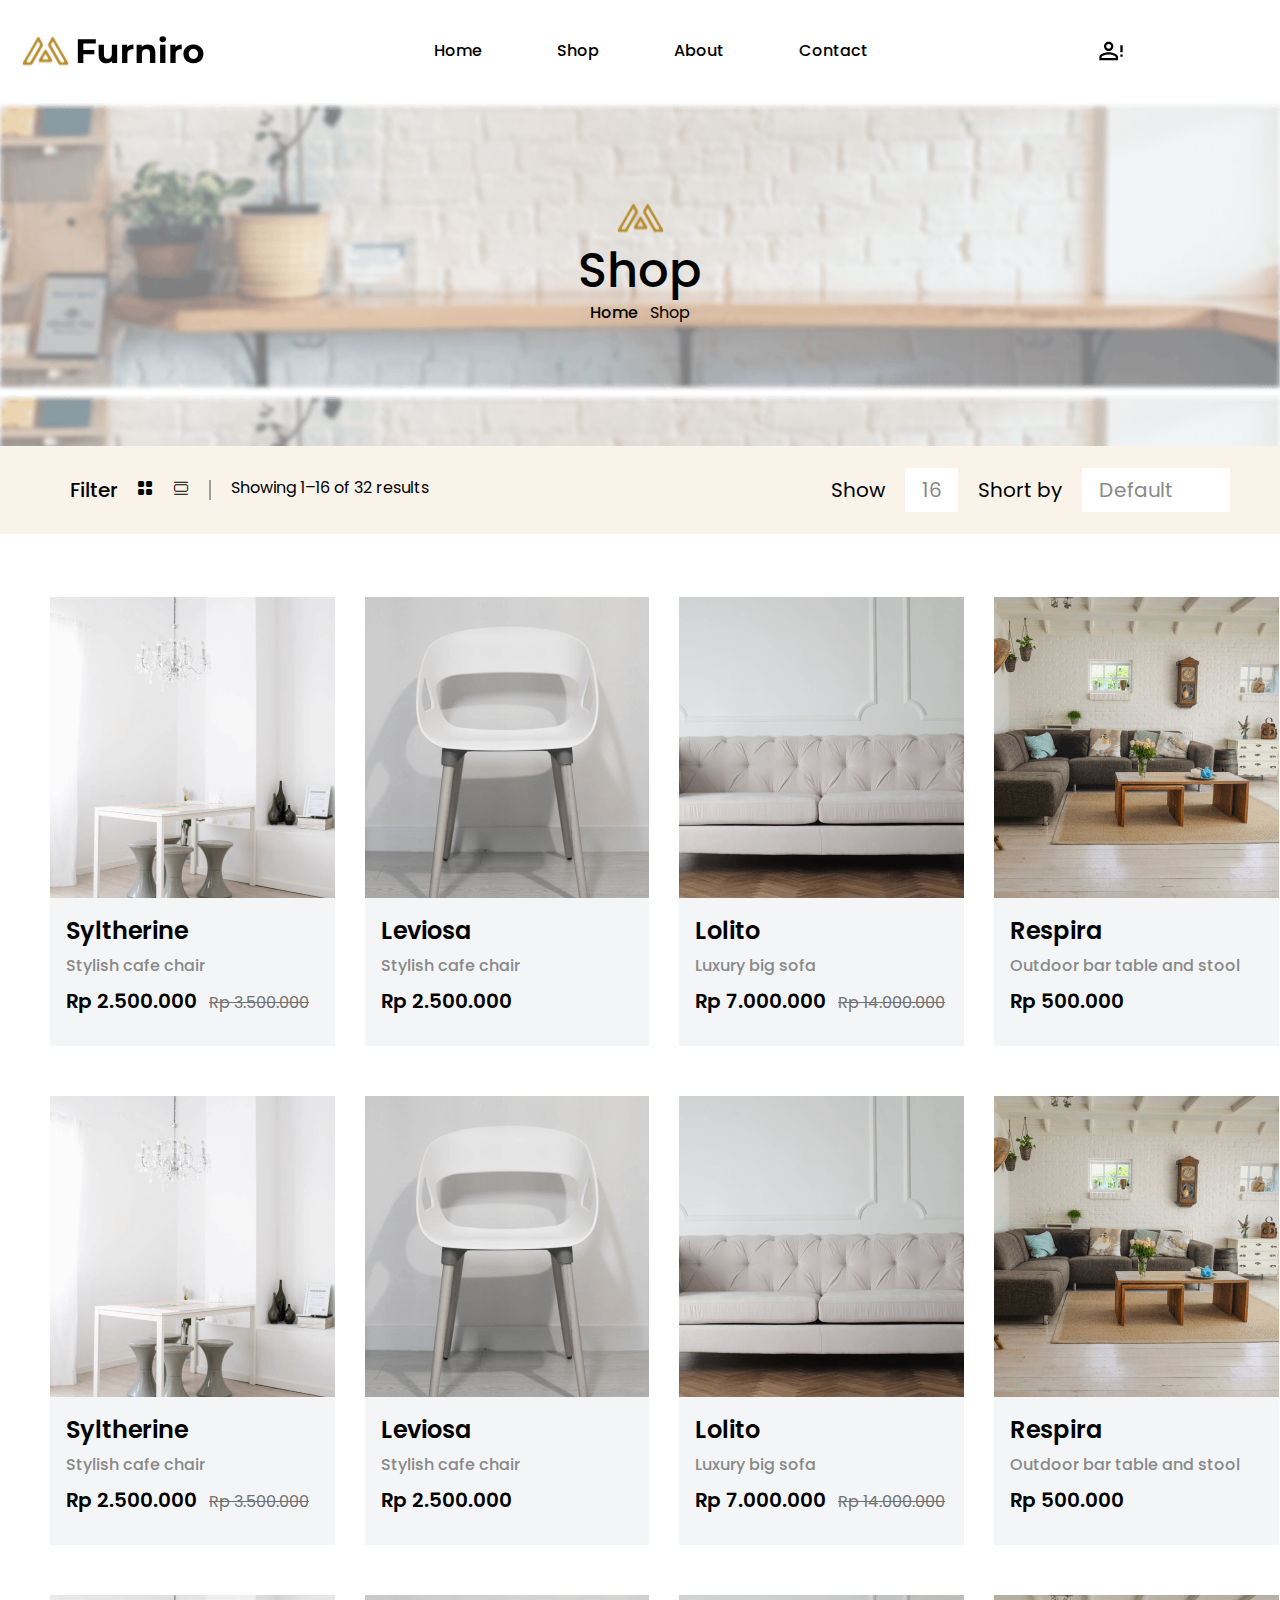
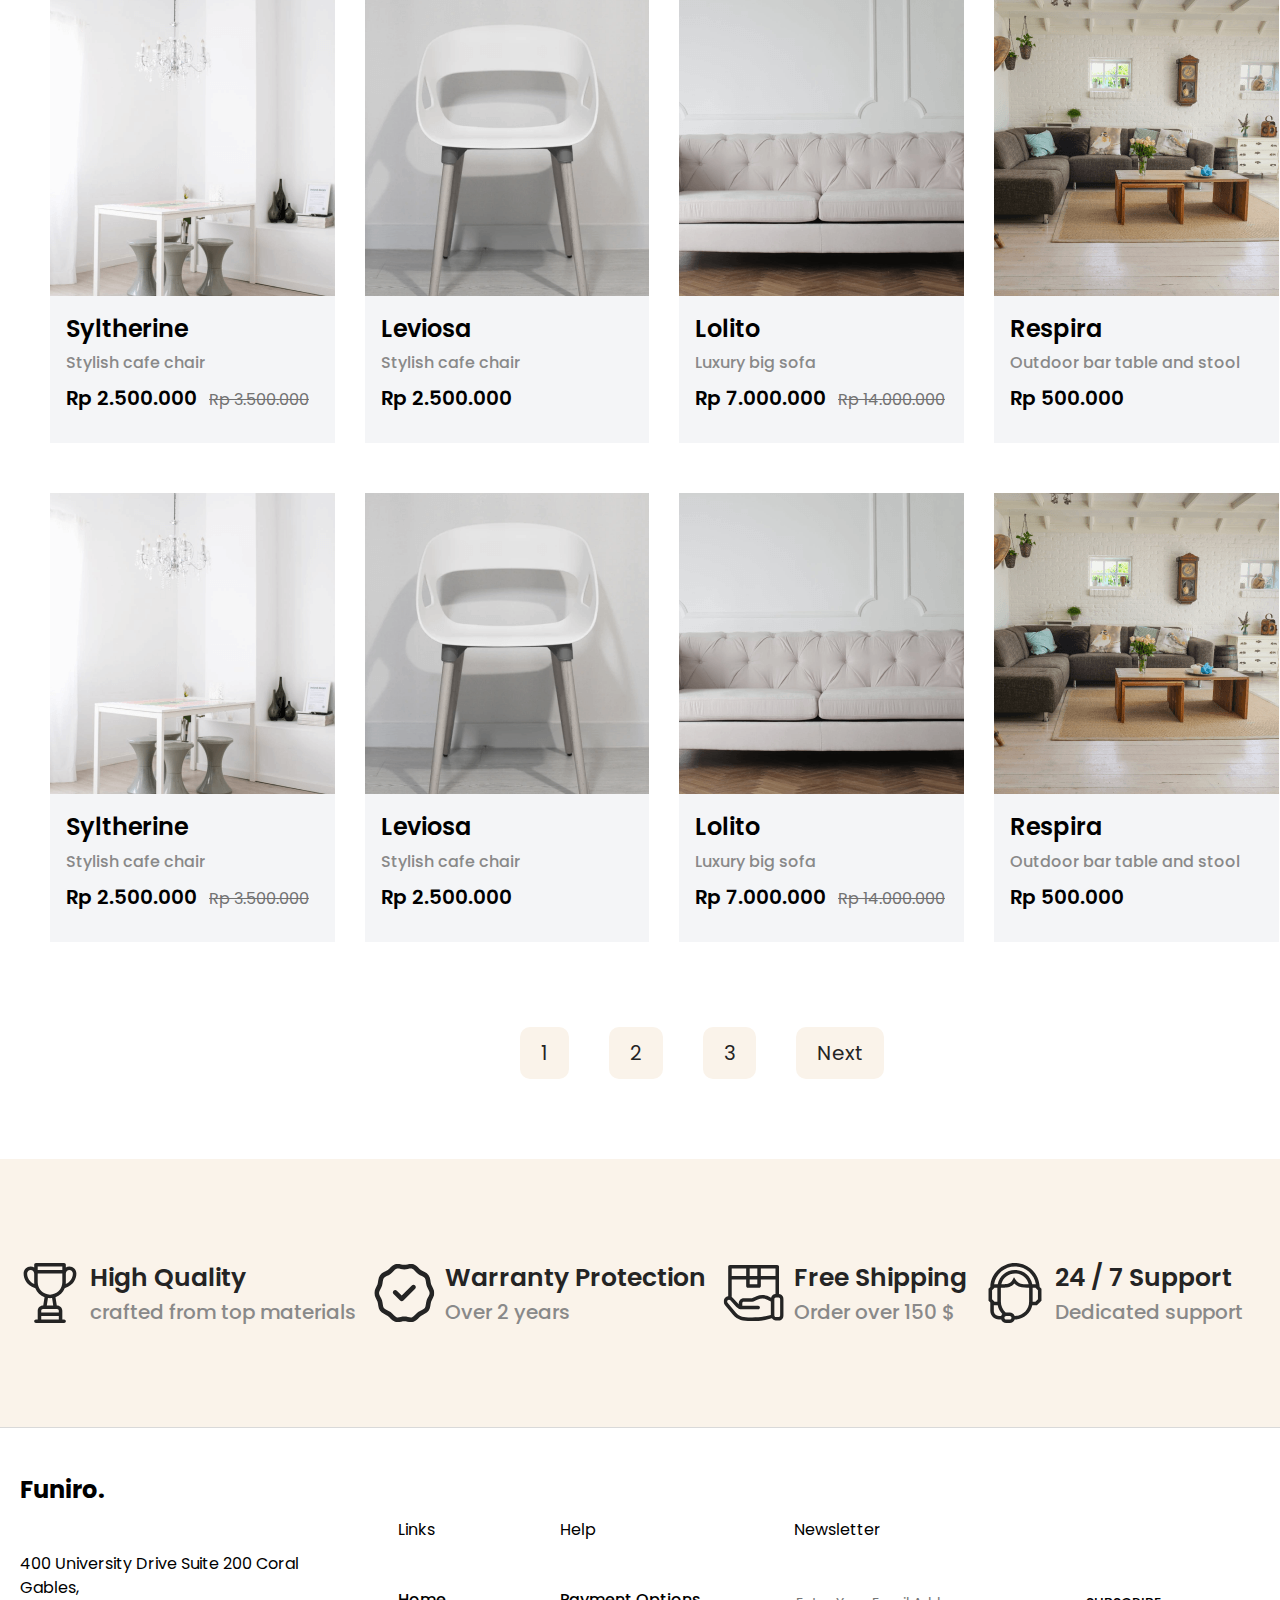
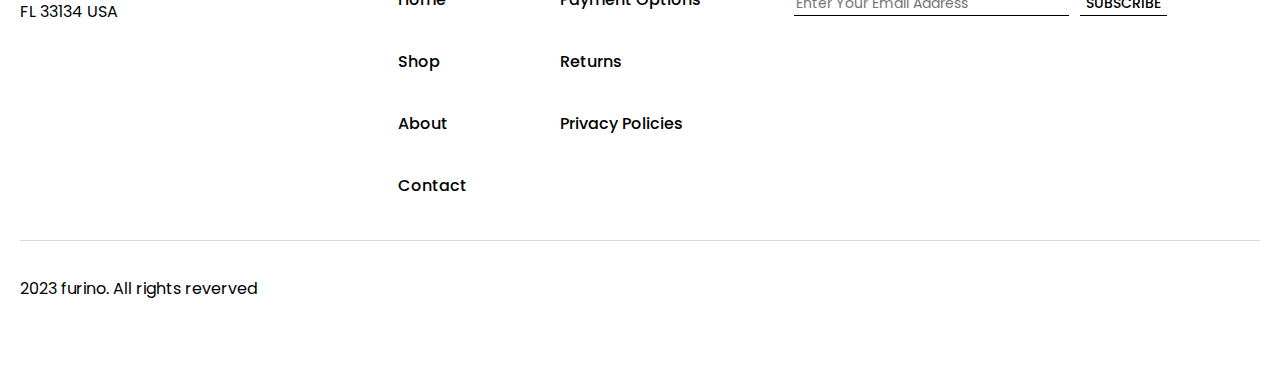
<file: shop.html>
<!DOCTYPE html>
<html lang="en">
<head>
  <meta charset="UTF-8">
  <meta http-equiv="X-UA-Compatible" content="IE=edge">
  <meta name="viewport" content="width=device-width, initial-scale=1.0">
  <link rel="stylesheet" href="https://cdn.jsdelivr.net/npm/bootstrap-icons@1.10.5/font/bootstrap-icons.css">
  <link rel="stylesheet" href="https://cdnjs.cloudflare.com/ajax/libs/font-awesome/6.4.0/css/all.min.css" integrity="sha512-iecdLmaskl7CVkqkXNQ/ZH/XLlvWZOJyj7Yy7tcenmpD1ypASozpmT/E0iPtmFIB46ZmdtAc9eNBvH0H/ZpiBw==" crossorigin="anonymous" referrerpolicy="no-referrer" />
  <title>Document</title>
  <link rel="stylesheet" href="./style/shop.min.css">
</head>
<body>

  <header>
    <div class="container">
      <nav>
        <img src="./images/logo.svg" alt="logo website">

        <ul class="nav__menu">
          <li><a href="index.html">Home</a></li>
          <li><a href="shop.html">Shop</a></li>
          <li><a href="blog.html">About</a></li>
          <li><a href="contact.html">Contact</a></li>
        </ul>
        <ul class="nav__icons">
          <img src="./images/user-icon.svg" alt="inocs">
          <i class="fa-solid fa-magnifying-glass fa-beat"></i>
          <i class="fa-regular fa-heart fa-beat"></i>
          <i class="fa-solid fa-cart-shopping"></i>
        </ul>
      </nav>
    </div>

    <div class="hero">
      <img src="./images/m-logo.svg" alt="logo">
      <h1>Shop</h1>
      <bold class="bold">Home</bold><i class="fa-solid fa-chevron-right"></i><strong>Shop</strong>
    </div>
  </header>
  <main>
    
    <div class="shop__tob--bar1">
     <div class="container">
      <div class="shop__tob--bar">
        <ul class="shop__bar--left">
          <i class="fa-solid fa-sliders"></i>
          <strong>Filter</strong>
      
          <i class="bi bi-grid-fill"></i>
      
          <i class="bi bi-view-list"></i>
  
          <p>Showing 1–16 of 32 results</p>
        </ul>
  
        <ul class="shop__bar--right">
          <p>Show</p>
          <b>16</b>
          <p>Short by</p>
          <b class="b">Default</b>
        </ul>
  
      </div>
     </div>
    </div>
    
    <div class="container">
        <div class="shop__cards">

          <div class="shop__card">
            <img src="./images/h-p1.png" alt="image cards">

            <ul class="shop__card--item1">
              <p>Syltherine</p>
              <li>Stylish cafe chair</li>
              <strong>Rp 2.500.000</strong> <del>Rp 3.500.000</del>
            </ul>

            <div class="productadd__cart">
              <a href="cart.html">Add a cart</a>

              <div class="productadd__card--item">
                <ul class="pac__ul">
                  <img src="./images/share.png" alt="photo share">
                  <strong>Share</strong>
                </ul>
                <ul class="pac__ul">
                  <img src="./images/connect.png" alt="photo share">
                  <strong>Compare</strong>
                </ul>
                <ul class="pac__ul">
                  <img src="./images/heart.png" alt="photo share">
                  <strong>Like</strong>
                </ul>
              </div>
            </div>

          </div>

          <div class="shop__card">
            <img src="./images/h-p2.png" alt="image cards">

            <ul>
              <p>Leviosa</p>
              <li>Stylish cafe chair</li>
              <strong>Rp 2.500.000</strong>
            </ul>

            <div class="productadd__cart">
              <a href="cart.html">Add a cart</a>

              <div class="productadd__card--item">
                <ul class="pac__ul">
                  <img src="./images/share.png" alt="photo share">
                  <strong>Share</strong>
                </ul>
                <ul class="pac__ul">
                  <img src="./images/connect.png" alt="photo share">
                  <strong>Compare</strong>
                </ul>
                <ul class="pac__ul">
                  <img src="./images/heart.png" alt="photo share">
                  <strong>Like</strong>
                </ul>
              </div>
            </div>

          </div>

          <div class="shop__card">
            <img src="./images/h-p3.png" alt="image cards">

            <ul>
              <p>Lolito</p>
              <li>Luxury big sofa</li>
              <strong>Rp 7.000.000</strong> <del>Rp 14.000.000</del>
            </ul>

            <div class="productadd__cart">
              <a href="cart.html">Add a cart</a>

              <div class="productadd__card--item">
                <ul class="pac__ul">
                  <img src="./images/share.png" alt="photo share">
                  <strong>Share</strong>
                </ul>
                <ul class="pac__ul">
                  <img src="./images/connect.png" alt="photo share">
                  <strong>Compare</strong>
                </ul>
                <ul class="pac__ul">
                  <img src="./images/heart.png" alt="photo share">
                  <strong>Like</strong>
                </ul>
              </div>
            </div>

          </div>

          <div class="shop__card">
            <img src="./images/h-p4.png" alt="image cards">

            <ul>
              <p>Respira</p>
              <li>Outdoor bar table and stool</li>
              <strong>Rp 500.000</strong>
            </ul>

            <div class="productadd__cart">
              <a href="cart.html">Add a cart</a>

              <div class="productadd__card--item">
                <ul class="pac__ul">
                  <img src="./images/share.png" alt="photo share">
                  <strong>Share</strong>
                </ul>
                <ul class="pac__ul">
                  <img src="./images/connect.png" alt="photo share">
                  <strong>Compare</strong>
                </ul>
                <ul class="pac__ul">
                  <img src="./images/heart.png" alt="photo share">
                  <strong>Like</strong>
                </ul>
              </div>
            </div>

          </div>

          <div class="shop__card">
            <img src="./images/h-p1.png" alt="image cards">

            <ul>
              <p>Syltherine</p>
              <li>Stylish cafe chair</li>
              <strong>Rp 2.500.000</strong> <del>Rp 3.500.000</del>
            </ul>

            <div class="productadd__cart">
              <a href="cart.html">Add a cart</a>

              <div class="productadd__card--item">
                <ul class="pac__ul">
                  <img src="./images/share.png" alt="photo share">
                  <strong>Share</strong>
                </ul>
                <ul class="pac__ul">
                  <img src="./images/connect.png" alt="photo share">
                  <strong>Compare</strong>
                </ul>
                <ul class="pac__ul">
                  <img src="./images/heart.png" alt="photo share">
                  <strong>Like</strong>
                </ul>
              </div>
            </div>

          </div>

          <div class="shop__card">
            <img src="./images/h-p2.png" alt="image cards">

            <ul>
              <p>Leviosa</p>
              <li>Stylish cafe chair</li>
              <strong>Rp 2.500.000</strong>
            </ul>

            <div class="productadd__cart">
              <a href="cart.html">Add a cart</a>

              <div class="productadd__card--item">
                <ul class="pac__ul">
                  <img src="./images/share.png" alt="photo share">
                  <strong>Share</strong>
                </ul>
                <ul class="pac__ul">
                  <img src="./images/connect.png" alt="photo share">
                  <strong>Compare</strong>
                </ul>
                <ul class="pac__ul">
                  <img src="./images/heart.png" alt="photo share">
                  <strong>Like</strong>
                </ul>
              </div>
            </div>

          </div>

          <div class="shop__card">
            <img src="./images/h-p3.png" alt="image cards">

            <ul>
              <p>Lolito</p>
              <li>Luxury big sofa</li>
              <strong>Rp 7.000.000</strong> <del>Rp 14.000.000</del>
            </ul>

            <div class="productadd__cart">
              <a href="cart.html">Add a cart</a>

              <div class="productadd__card--item">
                <ul class="pac__ul">
                  <img src="./images/share.png" alt="photo share">
                  <strong>Share</strong>
                </ul>
                <ul class="pac__ul">
                  <img src="./images/connect.png" alt="photo share">
                  <strong>Compare</strong>
                </ul>
                <ul class="pac__ul">
                  <img src="./images/heart.png" alt="photo share">
                  <strong>Like</strong>
                </ul>
              </div>
            </div>

          </div>

          <div class="shop__card">
            <img src="./images/h-p4.png" alt="image cards">

            <ul>
              <p>Respira</p>
              <li>Outdoor bar table and stool</li>
              <strong>Rp 500.000</strong>
            </ul>

            <div class="productadd__cart">
              <a href="cart.html">Add a cart</a>

              <div class="productadd__card--item">
                <ul class="pac__ul">
                  <img src="./images/share.png" alt="photo share">
                  <strong>Share</strong>
                </ul>
                <ul class="pac__ul">
                  <img src="./images/connect.png" alt="photo share">
                  <strong>Compare</strong>
                </ul>
                <ul class="pac__ul">
                  <img src="./images/heart.png" alt="photo share">
                  <strong>Like</strong>
                </ul>
              </div>
            </div>

          </div>

          <div class="shop__card">
            <img src="./images/h-p1.png" alt="image cards">

            <ul>
              <p>Syltherine</p>
              <li>Stylish cafe chair</li>
              <strong>Rp 2.500.000</strong> <del>Rp 3.500.000</del>
            </ul>

            <div class="productadd__cart">
              <a href="cart.html">Add a cart</a>

              <div class="productadd__card--item">
                <ul class="pac__ul">
                  <img src="./images/share.png" alt="photo share">
                  <strong>Share</strong>
                </ul>
                <ul class="pac__ul">
                  <img src="./images/connect.png" alt="photo share">
                  <strong>Compare</strong>
                </ul>
                <ul class="pac__ul">
                  <img src="./images/heart.png" alt="photo share">
                  <strong>Like</strong>
                </ul>
              </div>
            </div>

          </div>

          <div class="shop__card">
            <img src="./images/h-p2.png" alt="image cards">

            <ul>
              <p>Leviosa</p>
              <li>Stylish cafe chair</li>
              <strong>Rp 2.500.000</strong>
            </ul>

            <div class="productadd__cart">
              <a href="cart.html">Add a cart</a>

              <div class="productadd__card--item">
                <ul class="pac__ul">
                  <img src="./images/share.png" alt="photo share">
                  <strong>Share</strong>
                </ul>
                <ul class="pac__ul">
                  <img src="./images/connect.png" alt="photo share">
                  <strong>Compare</strong>
                </ul>
                <ul class="pac__ul">
                  <img src="./images/heart.png" alt="photo share">
                  <strong>Like</strong>
                </ul>
              </div>
            </div>

          </div>

          <div class="shop__card">
            <img src="./images/h-p3.png" alt="image cards">

            <ul>
              <p>Lolito</p>
              <li>Luxury big sofa</li>
              <strong>Rp 7.000.000</strong> <del>Rp 14.000.000</del>
            </ul>

            <div class="productadd__cart">
              <a href="cart.html">Add a cart</a>

              <div class="productadd__card--item">
                <ul class="pac__ul">
                  <img src="./images/share.png" alt="photo share">
                  <strong>Share</strong>
                </ul>
                <ul class="pac__ul">
                  <img src="./images/connect.png" alt="photo share">
                  <strong>Compare</strong>
                </ul>
                <ul class="pac__ul">
                  <img src="./images/heart.png" alt="photo share">
                  <strong>Like</strong>
                </ul>
              </div>
            </div>

          </div>

          <div class="shop__card">
            <img src="./images/h-p4.png" alt="image cards">

            <ul>
              <p>Respira</p>
              <li>Outdoor bar table and stool</li>
              <strong>Rp 500.000</strong>
            </ul>

            <div class="productadd__cart">
              <a href="cart.html">Add a cart</a>

              <div class="productadd__card--item">
                <ul class="pac__ul">
                  <img src="./images/share.png" alt="photo share">
                  <strong>Share</strong>
                </ul>
                <ul class="pac__ul">
                  <img src="./images/connect.png" alt="photo share">
                  <strong>Compare</strong>
                </ul>
                <ul class="pac__ul">
                  <img src="./images/heart.png" alt="photo share">
                  <strong>Like</strong>
                </ul>
              </div>
            </div>

          </div>

          <div class="shop__card">
            <img src="./images/h-p1.png" alt="image cards">

            <ul>
              <p>Syltherine</p>
              <li>Stylish cafe chair</li>
              <strong>Rp 2.500.000</strong> <del>Rp 3.500.000</del>
            </ul>

            <div class="productadd__cart">
              <a href="cart.html">Add a cart</a>

              <div class="productadd__card--item">
                <ul class="pac__ul">
                  <img src="./images/share.png" alt="photo share">
                  <strong>Share</strong>
                </ul>
                <ul class="pac__ul">
                  <img src="./images/connect.png" alt="photo share">
                  <strong>Compare</strong>
                </ul>
                <ul class="pac__ul">
                  <img src="./images/heart.png" alt="photo share">
                  <strong>Like</strong>
                </ul>
              </div>
            </div>

          </div>

          <div class="shop__card">
            <img src="./images/h-p2.png" alt="image cards">

            <ul>
              <p>Leviosa</p>
              <li>Stylish cafe chair</li>
              <strong>Rp 2.500.000</strong>
            </ul>

            <div class="productadd__cart">
              <a href="cart.html">Add a cart</a>

              <div class="productadd__card--item">
                <ul class="pac__ul">
                  <img src="./images/share.png" alt="photo share">
                  <strong>Share</strong>
                </ul>
                <ul class="pac__ul">
                  <img src="./images/connect.png" alt="photo share">
                  <strong>Compare</strong>
                </ul>
                <ul class="pac__ul">
                  <img src="./images/heart.png" alt="photo share">
                  <strong>Like</strong>
                </ul>
              </div>
            </div>

          </div>

          <div class="shop__card">
            <img src="./images/h-p3.png" alt="image cards">

            <ul>
              <p>Lolito</p>
              <li>Luxury big sofa</li>
              <strong>Rp 7.000.000</strong> <del>Rp 14.000.000</del>
            </ul>

            <div class="productadd__cart">
              <a href="cart.html">Add a cart</a>

              <div class="productadd__card--item">
                <ul class="pac__ul">
                  <img src="./images/share.png" alt="photo share">
                  <strong>Share</strong>
                </ul>
                <ul class="pac__ul">
                  <img src="./images/connect.png" alt="photo share">
                  <strong>Compare</strong>
                </ul>
                <ul class="pac__ul">
                  <img src="./images/heart.png" alt="photo share">
                  <strong>Like</strong>
                </ul>
              </div>
            </div>

          </div>

          <div class="shop__card">
            <img src="./images/h-p4.png" alt="image cards">

            <ul>
              <p>Respira</p>
              <li>Outdoor bar table and stool</li>
              <strong>Rp 500.000</strong>
            </ul>

            <div class="productadd__cart">
              <a href="cart.html">Add a cart</a>

              <div class="productadd__card--item">
                <ul class="pac__ul">
                  <img src="./images/share.png" alt="photo share">
                  <strong>Share</strong>
                </ul>
                <ul class="pac__ul">
                  <img src="./images/connect.png" alt="photo share">
                  <strong>Compare</strong>
                </ul>
                <ul class="pac__ul">
                  <img src="./images/heart.png" alt="photo share">
                  <strong>Like</strong>
                </ul>
              </div>
            </div>

          </div>

        </div>

        <div class="shop__scroll">
          <ul>
            <li>1</li>
            <li>2</li>
            <li>3</li>
            <li>Next</li>
          </ul>
        </div>

      </div>





    


      <div class="company">
        <div class="container">
          <ul class="company__menu">
            <ul class="c__menu--item">
              <img src="./images/company1.svg" alt="company logo">
              <ul>
                <strong>High Quality</strong>
                <p>crafted from top materials</p>
              </ul>
            </ul>
  
            <ul class="c__menu--item">
              <img src="./images/company2.svg" alt="company logo">
              <ul>
                <strong>Warranty Protection</strong>
                <p>Over 2 years</p>
              </ul>
            </ul>
  
            <ul class="c__menu--item">
              <img src="./images/company3.svg" alt="company logo">
              <ul>
                <strong>Free Shipping</strong>
                <p>Order over 150 $</p>
              </ul>
            </ul>
  
            <ul class="c__menu--item">
              <img src="./images/company4.svg" alt="company logo">
              <ul>
                <strong>24 / 7 Support</strong>
                <p>Dedicated support</p>
              </ul>
            </ul>
  
          </ul>
        </div>
      </div>
  </main>
  
  <footer>
    <div class="container">
      <div class="footer__nav">
        <ul class="footer__menu">
          <h3>Funiro.</h3>
          <p>400 University Drive Suite 200 Coral Gables,<br>
            FL 33134 USA</p>

        </ul>

        <ul class="footer__menu">
          <p>Links</p>

          <li>Home</li>
          <li>Shop</li>
          <li>About</li>
          <li>Contact</li>

        </ul>

        <ul class="footer__menu">
          <p>Help</p>

          <li>Payment Options</li>
          <li>Returns</li>
          <li>Privacy Policies</li>
        </ul>
        
        <ul class="footer__menu">
          <p>Newsletter</p>

          <ul class="inpb">
            <input type="email" placeholder="Enter Your Email Address">
            <button class="button">SUBSCRIBE</button>
          </ul>
        </ul>
      </div>

      <p>2023 furino. All rights reverved</p>

    </div>
  </footer>

</body>
</html>
</file>
<file: style/blog.min.css>
@import"https://fonts.googleapis.com/css2?family=Poppins:wght@400;500;600;700&display=swap";html,body,div,span,applet,object,iframe,h1,h2,h3,h4,h5,h6,p,blockquote,pre,a,abbr,acronym,address,big,cite,code,del,dfn,em,img,ins,kbd,q,s,samp,small,strike,strong,sub,sup,tt,var,b,u,i,center,dl,dt,dd,menu,ol,ul,li,fieldset,form,label,legend,table,caption,tbody,tfoot,thead,tr,th,td,article,aside,canvas,details,embed,figure,figcaption,footer,header,hgroup,main,menu,nav,output,ruby,section,summary,time,mark,audio,video{margin:0;padding:0;border:0;font-size:100%;font:inherit;vertical-align:baseline}article,aside,details,figcaption,figure,footer,header,hgroup,main,menu,nav,section{display:block}*[hidden]{display:none}body{line-height:1}menu,ol,ul{list-style:none}blockquote,q{quotes:none}blockquote:before,blockquote:after,q:before,q:after{content:"";content:none}table{border-collapse:collapse;border-spacing:0}*{scroll-behavior:smooth}header{width:100%}.container{max-width:1400px;margin:0 auto;padding:0 20px}nav{display:-webkit-box;display:-ms-flexbox;display:flex;-webkit-box-align:center;-ms-flex-align:center;align-items:center;-webkit-box-pack:justify;-ms-flex-pack:justify;justify-content:space-between;padding:30px 0}nav .nav__menu{display:-webkit-box;display:-ms-flexbox;display:flex;gap:75px}nav .nav__menu a{color:#000;font-family:"Poppins",sans-serif;font-weight:400;font-size:16px;font-style:-style;line-height:-height;text-decoration:none;font-weight:500}nav .nav__menu a:hover{color:#b88e2f}nav .nav__icons{display:-webkit-box;display:-ms-flexbox;display:flex;-webkit-box-align:center;-ms-flex-align:center;align-items:center;gap:45px}.hero{background-image:url(../images/header-img.png);background-size:100%;text-align:center;padding-bottom:125px}.hero img{margin-top:100px}.hero h1{color:#000;font-family:"Poppins",sans-serif;font-weight:400;font-size:48px;font-style:-style;line-height:-height;font-weight:500;margin-top:10px;margin-bottom:10px}.hero .bold{color:#000;font-family:"Poppins",sans-serif;font-weight:400;font-size:16px;font-style:-style;line-height:-height;font-weight:500}.hero i{margin:0 6px}.hero strong{color:#000;font-family:"Poppins",sans-serif;font-weight:400;font-size:16px;font-style:-style;line-height:-height}main{width:100%}main .blog__wrapper{padding-top:106px;display:grid;grid-template-columns:repeat(2, 2fr);gap:100px}main .blog__wrapper .blog__item{position:relative}main .blog__wrapper .blog__item ul{display:-webkit-box;display:-ms-flexbox;display:flex;gap:10px;color:#898989;font-family:"Poppins",sans-serif;font-weight:400;font-size:16px;font-style:-style;line-height:-height;margin-top:17px}main .blog__wrapper .blog__item .blog__item--title h3{color:#000;font-family:"Poppins",sans-serif;font-weight:400;font-size:30px;font-style:-style;line-height:-height;font-weight:500;margin:19px 0 12px 0}main .blog__wrapper .blog__item .blog__item--title p{color:#898989;font-family:"Poppins",sans-serif;font-weight:400;font-size:15px;font-style:-style;line-height:150%;max-width:782px}main .blog__wrapper .blog__item .blog__item--title a{color:#000;font-family:"Poppins",sans-serif;font-weight:400;font-size:16px;font-style:-style;line-height:-height;font-weight:500;display:block;margin:30px 0 66px 0;text-decoration:none;width:90px;padding-bottom:12px;border-bottom:2px solid #000}main .blog__wrapper .blog__item .inp{padding:17px 100px;border:2px solid rgba(159,159,159,.7019607843);outline:none;border-radius:10px}main .blog__wrapper .blog__item .ico{position:absolute;right:30%;top:20px}main .blog__wrapper .blog__item .bi--main--ul{display:-webkit-box;display:-ms-flexbox;display:flex;-webkit-box-orient:vertical;-webkit-box-direction:normal;-ms-flex-direction:column;flex-direction:column}main .blog__wrapper .blog__item .bi--main--ul strong{color:#000;font-family:"Poppins",sans-serif;font-weight:400;font-size:24px;font-style:-style;line-height:-height;font-weight:500;display:block}main .blog__wrapper .blog__item .bi--main--ul ul{display:-webkit-box;display:-ms-flexbox;display:flex}main .blog__wrapper .blog__item .bi--main--ul ul :first-child{-webkit-box-flex:1;-ms-flex-positive:1;flex-grow:1;margin-bottom:40px}main .blog__wrapper .blog__item .bi--main--ul ul :last-child{margin-right:130px}main .blog__wrapper .blog__item .bi__title{margin-top:50px}main .blog__wrapper .blog__item .bi__title .b{color:#000;font-family:"Poppins",sans-serif;font-weight:400;font-size:24px;font-style:-style;line-height:-height;font-weight:500;display:block;margin-bottom:26px}main .blog__wrapper .blog__item .bi__title .bi__menu{display:-webkit-box;display:-ms-flexbox;display:flex;gap:12px;-webkit-box-align:center;-ms-flex-align:center;align-items:center;margin-bottom:40px}main .blog__wrapper .blog__item .bi__title .bi__menu .bi__menu--txt{max-width:150px}main .blog__wrapper .blog__item .bi__title .bi__menu .bi__menu--txt strong{color:#000;font-family:"Poppins",sans-serif;font-weight:400;font-size:14px;font-style:-style;line-height:18px}main .blog__wrapper .blog__item .bi__title .bi__menu .bi__menu--txt p{color:#898989;font-family:"Poppins",sans-serif;font-weight:400;font-size:12px;font-style:-style;line-height:-height;margin-top:5px}main .shop__scroll{position:relative;margin-bottom:80px;right:-65%}main .shop__scroll ul{display:-webkit-box;display:-ms-flexbox;display:flex;gap:40px}main .shop__scroll ul li{color:#fff;font-family:"Poppins",sans-serif;font-weight:400;font-size:20px;font-style:-style;line-height:-height;padding:15px 20px;color:#242424;background-color:#faf3ea;border:1px solid rgba(0,0,0,0);border-radius:10px}main .shop__scroll ul li:hover{padding:15px 20px;color:#fff;background-color:#b88e2f;border:1px solid rgba(0,0,0,0)}main .company{background-color:#faf3ea;padding:100px 0}main .company .company__menu{display:-webkit-box;display:-ms-flexbox;display:flex}main .company .company__menu .c__menu--item{-webkit-box-flex:1;-ms-flex-positive:1;flex-grow:1;display:-webkit-box;display:-ms-flexbox;display:flex;-webkit-box-align:center;-ms-flex-align:center;align-items:center;gap:10px}main .company .company__menu .c__menu--item strong{color:#242424;font-family:"Poppins",sans-serif;font-weight:400;font-size:25px;font-style:-style;line-height:150%;font-weight:600}main .company .company__menu .c__menu--item p{color:#898989;font-family:"Poppins",sans-serif;font-weight:400;font-size:20px;font-style:-style;line-height:150%;font-weight:500}footer{width:100%;border-top:1px solid #d9d9d9;padding:50px 0}footer .footer__nav{display:-webkit-box;display:-ms-flexbox;display:flex;border-bottom:1px solid #d9d9d9}footer .footer__nav .footer__menu{-webkit-box-flex:1;-ms-flex-positive:1;flex-grow:1}footer .footer__nav .footer__menu h3{color:#000;font-family:"Poppins",sans-serif;font-weight:400;font-size:24px;font-style:-style;line-height:-height;margin-bottom:50px;font-weight:700}footer .footer__nav .footer__menu p{color:#000;font-family:"Poppins",sans-serif;font-weight:400;font-size:16px;font-style:-style;line-height:24px;margin-bottom:50px;max-width:285px}footer .footer__nav .footer__menu li{color:#000;font-family:"Poppins",sans-serif;font-weight:400;font-size:16px;font-style:-style;line-height:-height;font-weight:500;margin-bottom:46px}footer .footer__nav .footer__menu .inpb{display:-webkit-box;display:-ms-flexbox;display:flex;gap:11px}footer .footer__nav .footer__menu .inpb input{color:#727272;font-family:"Poppins",sans-serif;font-weight:400;font-size:14px;font-style:-style;line-height:-height;outline:none;border:none;border-bottom:1px solid #000}footer .footer__nav .footer__menu .inpb button{color:#000;font-family:"Poppins",sans-serif;font-weight:400;font-size:14px;font-style:-style;line-height:-height;font-weight:500;border:none;background-color:rgba(0,0,0,0);border-bottom:1px solid #000}footer p{color:#000;font-family:"Poppins",sans-serif;font-weight:400;font-size:16px;font-style:-style;line-height:-height;margin:40px 0}/*# sourceMappingURL=blog.min.css.map */
</file>
<file: style/checkout.min.css>
@import"https://fonts.googleapis.com/css2?family=Poppins:wght@400;500;600;700&display=swap";html,body,div,span,applet,object,iframe,h1,h2,h3,h4,h5,h6,p,blockquote,pre,a,abbr,acronym,address,big,cite,code,del,dfn,em,img,ins,kbd,q,s,samp,small,strike,strong,sub,sup,tt,var,b,u,i,center,dl,dt,dd,menu,ol,ul,li,fieldset,form,label,legend,table,caption,tbody,tfoot,thead,tr,th,td,article,aside,canvas,details,embed,figure,figcaption,footer,header,hgroup,main,menu,nav,output,ruby,section,summary,time,mark,audio,video{margin:0;padding:0;border:0;font-size:100%;font:inherit;vertical-align:baseline}article,aside,details,figcaption,figure,footer,header,hgroup,main,menu,nav,section{display:block}*[hidden]{display:none}body{line-height:1}menu,ol,ul{list-style:none}blockquote,q{quotes:none}blockquote:before,blockquote:after,q:before,q:after{content:"";content:none}table{border-collapse:collapse;border-spacing:0}*{scroll-behavior:smooth}header{width:100%}.container{max-width:1400px;margin:0 auto;padding:0 20px}nav{display:-webkit-box;display:-ms-flexbox;display:flex;-webkit-box-align:center;-ms-flex-align:center;align-items:center;-webkit-box-pack:justify;-ms-flex-pack:justify;justify-content:space-between;padding:30px 0}nav .nav__menu{display:-webkit-box;display:-ms-flexbox;display:flex;gap:75px}nav .nav__menu a{color:#000;font-family:"Poppins",sans-serif;font-weight:400;font-size:16px;font-style:-style;line-height:-height;text-decoration:none;font-weight:500}nav .nav__menu a:hover{color:#b88e2f}nav .nav__icons{display:-webkit-box;display:-ms-flexbox;display:flex;-webkit-box-align:center;-ms-flex-align:center;align-items:center;gap:45px}.hero{background-image:url(../images/header-img.png);background-size:100%;text-align:center;padding-bottom:125px}.hero img{margin-top:100px}.hero h1{color:#000;font-family:"Poppins",sans-serif;font-weight:400;font-size:48px;font-style:-style;line-height:-height;font-weight:500;margin-top:10px;margin-bottom:10px}.hero .bold{color:#000;font-family:"Poppins",sans-serif;font-weight:400;font-size:16px;font-style:-style;line-height:-height;font-weight:500}.hero i{margin:0 6px}.hero strong{color:#000;font-family:"Poppins",sans-serif;font-weight:400;font-size:16px;font-style:-style;line-height:-height}main{width:100%}main .billing__details{margin:0 40px;padding:100px 40px 120px 40px;display:grid;grid-template-columns:repeat(2, 2fr);gap:100px}main .billing__details .billing__item h2{color:#000;font-family:"Poppins",sans-serif;font-weight:400;font-size:36px;font-style:-style;line-height:-height;font-weight:600;margin-bottom:36px}main .billing__details .billing__item .lbl{display:-webkit-box;display:-ms-flexbox;display:flex;gap:30px}main .billing__details .billing__item .lbl label>p{color:#000;font-family:"Poppins",sans-serif;font-weight:400;font-size:16px;font-style:-style;line-height:-height;font-weight:500;margin-bottom:22px}main .billing__details .billing__item .lbl input{padding:25px 20px;border-radius:10px;border:1px solid #727272;outline:none}main .billing__details .billing__item label{display:block;margin-top:36px}main .billing__details .billing__item label p{color:#000;font-family:"Poppins",sans-serif;font-weight:400;font-size:16px;font-style:-style;line-height:-height;font-weight:500;margin-bottom:22px}main .billing__details .billing__item label input{padding:25px 257px 25px 10px;border-radius:10px;border:1px solid #727272;outline:none}main .billing__details .billing__item label select{padding:25px 340px 25px 10px;border-radius:10px;border:1px solid #727272;outline:none;color:#727272}main .billing__details .billing__item label .select{padding:25px 290px 25px 10px}main .billing__details .billing__item2{padding-top:80px 40px}main .billing__details .billing__item2 .billing__menu{border-bottom:1px solid #9f9f9f}main .billing__details .billing__item2 .billing__menu .bm--item{display:-webkit-box;display:-ms-flexbox;display:flex;margin-bottom:22px;-webkit-box-pack:justify;-ms-flex-pack:justify;justify-content:space-between}main .billing__details .billing__item2 .billing__menu .bm--item p{color:#000;font-family:"Poppins",sans-serif;font-weight:400;font-size:24px;font-style:-style;line-height:-height;font-weight:500}main .billing__details .billing__item2 .billing__menu .bm--item strong{color:#898989;font-family:"Poppins",sans-serif;font-weight:400;font-size:16px;font-style:-style;line-height:-height}main .billing__details .billing__item2 .billing__menu .bm--item li{color:#000;font-family:"Poppins",sans-serif;font-weight:400;font-size:16px;font-style:-style;line-height:-height}main .billing__details .billing__item2 .billing__menu .bm--item .bl--li{color:#b88e2f;font-family:"Poppins",sans-serif;font-weight:400;font-size:24px;font-style:-style;line-height:-height;font-weight:700;margin-bottom:32px}main .billing__details .billing__item2 .b__menu--title{display:-webkit-box;display:-ms-flexbox;display:flex;-webkit-box-align:center;-ms-flex-align:center;align-items:center;gap:15px;margin:22px 0 11px 0}main .billing__details .billing__item2 .b__menu--title .dot{width:14px;height:14px;border-radius:50%;background-color:#000}main .billing__details .billing__item2 .b__menu--title li{color:#000;font-family:"Poppins",sans-serif;font-weight:400;font-size:16px;font-style:-style;line-height:-height}main .billing__details .billing__item2 p{color:#000;font-family:"Poppins",sans-serif;font-weight:400;font-size:16px;font-style:-style;line-height:24px;max-width:523px;color:#898989}main .billing__details .billing__item2 p strong{color:#000;font-family:"Poppins",sans-serif;font-weight:400;font-size:16px;font-style:-style;line-height:24px}main .billing__details .billing__item2 .b_choose{margin:25px 0}main .billing__details .billing__item2 .b_choose label{display:block;margin-bottom:11px;color:#727272;font-family:"Poppins",sans-serif;font-weight:400;font-size:-size;font-style:-style;line-height:-height;font-weight:500}main .billing__details .billing__item2 button{padding:17px 100px;border:border 1px solid #000;border-radius:15px;background-color:rgba(0,0,0,0);color:#000;font-family:"Poppins",sans-serif;font-weight:400;font-size:20px;font-style:-style;line-height:-height;margin-top:40px;margin-left:120px}main .billing__details .billing__item2 button:hover{background-color:#b88e2f;color:#fff;border:rgba(0,0,0,0)}main .company{background-color:#faf3ea;padding:100px 0}main .company .company__menu{display:-webkit-box;display:-ms-flexbox;display:flex}main .company .company__menu .c__menu--item{-webkit-box-flex:1;-ms-flex-positive:1;flex-grow:1;display:-webkit-box;display:-ms-flexbox;display:flex;-webkit-box-align:center;-ms-flex-align:center;align-items:center;gap:10px}main .company .company__menu .c__menu--item strong{color:#242424;font-family:"Poppins",sans-serif;font-weight:400;font-size:25px;font-style:-style;line-height:150%;font-weight:600}main .company .company__menu .c__menu--item p{color:#898989;font-family:"Poppins",sans-serif;font-weight:400;font-size:20px;font-style:-style;line-height:150%;font-weight:500}footer{width:100%;border-top:1px solid #d9d9d9;padding:50px 0}footer .footer__nav{display:-webkit-box;display:-ms-flexbox;display:flex;border-bottom:1px solid #d9d9d9}footer .footer__nav .footer__menu{-webkit-box-flex:1;-ms-flex-positive:1;flex-grow:1}footer .footer__nav .footer__menu h3{color:#000;font-family:"Poppins",sans-serif;font-weight:400;font-size:24px;font-style:-style;line-height:-height;margin-bottom:50px;font-weight:700}footer .footer__nav .footer__menu p{color:#000;font-family:"Poppins",sans-serif;font-weight:400;font-size:16px;font-style:-style;line-height:24px;margin-bottom:50px;max-width:285px}footer .footer__nav .footer__menu li{color:#000;font-family:"Poppins",sans-serif;font-weight:400;font-size:16px;font-style:-style;line-height:-height;font-weight:500;margin-bottom:46px}footer .footer__nav .footer__menu .inpb{display:-webkit-box;display:-ms-flexbox;display:flex;gap:11px}footer .footer__nav .footer__menu .inpb input{color:#727272;font-family:"Poppins",sans-serif;font-weight:400;font-size:14px;font-style:-style;line-height:-height;outline:none;border:none;border-bottom:1px solid #000}footer .footer__nav .footer__menu .inpb button{color:#000;font-family:"Poppins",sans-serif;font-weight:400;font-size:14px;font-style:-style;line-height:-height;font-weight:500;border:none;background-color:rgba(0,0,0,0);border-bottom:1px solid #000}footer p{color:#000;font-family:"Poppins",sans-serif;font-weight:400;font-size:16px;font-style:-style;line-height:-height;margin:40px 0}/*# sourceMappingURL=checkout.min.css.map */
</file>
<file: style/contact.min.css>
@import"https://fonts.googleapis.com/css2?family=Poppins:wght@400;500;600;700&display=swap";html,body,div,span,applet,object,iframe,h1,h2,h3,h4,h5,h6,p,blockquote,pre,a,abbr,acronym,address,big,cite,code,del,dfn,em,img,ins,kbd,q,s,samp,small,strike,strong,sub,sup,tt,var,b,u,i,center,dl,dt,dd,menu,ol,ul,li,fieldset,form,label,legend,table,caption,tbody,tfoot,thead,tr,th,td,article,aside,canvas,details,embed,figure,figcaption,footer,header,hgroup,main,menu,nav,output,ruby,section,summary,time,mark,audio,video{margin:0;padding:0;border:0;font-size:100%;font:inherit;vertical-align:baseline}article,aside,details,figcaption,figure,footer,header,hgroup,main,menu,nav,section{display:block}*[hidden]{display:none}body{line-height:1}menu,ol,ul{list-style:none}blockquote,q{quotes:none}blockquote:before,blockquote:after,q:before,q:after{content:"";content:none}table{border-collapse:collapse;border-spacing:0}*{scroll-behavior:smooth}header{width:100%}.container{max-width:1400px;margin:0 auto;padding:0 20px}nav{display:-webkit-box;display:-ms-flexbox;display:flex;-webkit-box-align:center;-ms-flex-align:center;align-items:center;-webkit-box-pack:justify;-ms-flex-pack:justify;justify-content:space-between;padding:30px 0}nav .nav__menu{display:-webkit-box;display:-ms-flexbox;display:flex;gap:75px}nav .nav__menu a{color:#000;font-family:"Poppins",sans-serif;font-weight:400;font-size:16px;font-style:-style;line-height:-height;text-decoration:none;font-weight:500}nav .nav__menu a:hover{color:#b88e2f}nav .nav__icons{display:-webkit-box;display:-ms-flexbox;display:flex;-webkit-box-align:center;-ms-flex-align:center;align-items:center;gap:45px}.hero{background-image:url(../images/header-img.png);background-size:100%;text-align:center;padding-bottom:125px}.hero img{margin-top:100px}.hero h1{color:#000;font-family:"Poppins",sans-serif;font-weight:400;font-size:48px;font-style:-style;line-height:-height;font-weight:500;margin-top:10px;margin-bottom:10px}.hero .bold{color:#000;font-family:"Poppins",sans-serif;font-weight:400;font-size:16px;font-style:-style;line-height:-height;font-weight:500}.hero i{margin:0 6px}.hero strong{color:#000;font-family:"Poppins",sans-serif;font-weight:400;font-size:16px;font-style:-style;line-height:-height}main{width:100%}main .contact{margin-bottom:63px}main .contact .contact__title{margin-top:100px;text-align:center;display:-webkit-box;display:-ms-flexbox;display:flex;-webkit-box-orient:vertical;-webkit-box-direction:normal;-ms-flex-direction:column;flex-direction:column;-webkit-box-align:center;-ms-flex-align:center;align-items:center;margin-bottom:130px}main .contact .contact__title h1{color:#000;font-family:"Poppins",sans-serif;font-weight:400;font-size:36px;font-style:-style;line-height:-height;font-weight:600;margin-bottom:7px}main .contact .contact__title p{color:#898989;font-family:"Poppins",sans-serif;font-weight:400;font-size:16px;font-style:-style;line-height:24px;max-width:644px}main .contact .contact__items{padding:0 150px;gap:80px;display:grid;grid-template-columns:repeat(2, 2fr)}main .contact .contact__items .contact__item .contact__menu{display:-webkit-box;display:-ms-flexbox;display:flex;gap:30px}main .contact .contact__items .contact__item .contact__menu strong{color:#000;font-family:"Poppins",sans-serif;font-weight:400;font-size:24px;font-style:-style;line-height:-height;font-weight:500}main .contact .contact__items .contact__item .contact__menu p{color:#000;font-family:"Poppins",sans-serif;font-weight:400;font-size:16px;font-style:-style;line-height:-height;max-width:212px;margin-top:5px;margin-bottom:40px}main .contact .contact__items .contact__item2 label{margin-bottom:36px;display:block}main .contact .contact__items .contact__item2 label p{color:#000;font-family:"Poppins",sans-serif;font-weight:400;font-size:16px;font-style:-style;line-height:-height;font-weight:500;margin-bottom:22px}main .contact .contact__items .contact__item2 label input{padding:25px 467px 25px 30px;color:#000;font-family:"Poppins",sans-serif;font-weight:400;font-size:16px;font-style:-style;line-height:-height;border:2px solid #898989;outline:none;border-radius:10px}main .contact .contact__items .contact__item2 label textarea{border:2px solid #898989;border-radius:10px;padding:25px 510px 55px 30px;outline:none;resize:none}main .contact .contact__items .contact__item2 button{color:#fff;font-family:"Poppins",sans-serif;font-weight:400;font-size:16px;font-style:-style;line-height:-height;padding:13px 90px;color:#fff;background-color:#b88e2f;border:1px solid rgba(0,0,0,0);border-radius:10px}main .contact .contact__items .contact__item2 button:hover{border:1px solid #b88e2f;background-color:#fff;color:#b88e2f}main .company{background-color:#faf3ea;padding:100px 0}main .company .company__menu{display:-webkit-box;display:-ms-flexbox;display:flex}main .company .company__menu .c__menu--item{-webkit-box-flex:1;-ms-flex-positive:1;flex-grow:1;display:-webkit-box;display:-ms-flexbox;display:flex;-webkit-box-align:center;-ms-flex-align:center;align-items:center;gap:10px}main .company .company__menu .c__menu--item strong{color:#242424;font-family:"Poppins",sans-serif;font-weight:400;font-size:25px;font-style:-style;line-height:150%;font-weight:600}main .company .company__menu .c__menu--item p{color:#898989;font-family:"Poppins",sans-serif;font-weight:400;font-size:20px;font-style:-style;line-height:150%;font-weight:500}footer{width:100%;border-top:1px solid #d9d9d9;padding:50px 0}footer .footer__nav{display:-webkit-box;display:-ms-flexbox;display:flex;border-bottom:1px solid #d9d9d9}footer .footer__nav .footer__menu{-webkit-box-flex:1;-ms-flex-positive:1;flex-grow:1}footer .footer__nav .footer__menu h3{color:#000;font-family:"Poppins",sans-serif;font-weight:400;font-size:24px;font-style:-style;line-height:-height;margin-bottom:50px;font-weight:700}footer .footer__nav .footer__menu p{color:#000;font-family:"Poppins",sans-serif;font-weight:400;font-size:16px;font-style:-style;line-height:24px;margin-bottom:50px;max-width:285px}footer .footer__nav .footer__menu li{color:#000;font-family:"Poppins",sans-serif;font-weight:400;font-size:16px;font-style:-style;line-height:-height;font-weight:500;margin-bottom:46px}footer .footer__nav .footer__menu .inpb{display:-webkit-box;display:-ms-flexbox;display:flex;gap:11px}footer .footer__nav .footer__menu .inpb input{color:#727272;font-family:"Poppins",sans-serif;font-weight:400;font-size:14px;font-style:-style;line-height:-height;outline:none;border:none;border-bottom:1px solid #000}footer .footer__nav .footer__menu .inpb button{color:#000;font-family:"Poppins",sans-serif;font-weight:400;font-size:14px;font-style:-style;line-height:-height;font-weight:500;border:none;background-color:rgba(0,0,0,0);border-bottom:1px solid #000}footer p{color:#000;font-family:"Poppins",sans-serif;font-weight:400;font-size:16px;font-style:-style;line-height:-height;margin:40px 0}/*# sourceMappingURL=contact.min.css.map */
</file>
<file: style/product.min.css>
@import"https://fonts.googleapis.com/css2?family=Poppins:wght@400;500;600;700&display=swap";html,body,div,span,applet,object,iframe,h1,h2,h3,h4,h5,h6,p,blockquote,pre,a,abbr,acronym,address,big,cite,code,del,dfn,em,img,ins,kbd,q,s,samp,small,strike,strong,sub,sup,tt,var,b,u,i,center,dl,dt,dd,menu,ol,ul,li,fieldset,form,label,legend,table,caption,tbody,tfoot,thead,tr,th,td,article,aside,canvas,details,embed,figure,figcaption,footer,header,hgroup,main,menu,nav,output,ruby,section,summary,time,mark,audio,video{margin:0;padding:0;border:0;font-size:100%;font:inherit;vertical-align:baseline}article,aside,details,figcaption,figure,footer,header,hgroup,main,menu,nav,section{display:block}*[hidden]{display:none}body{line-height:1}menu,ol,ul{list-style:none}blockquote,q{quotes:none}blockquote:before,blockquote:after,q:before,q:after{content:"";content:none}table{border-collapse:collapse;border-spacing:0}*{scroll-behavior:smooth}header{width:100%}.container{max-width:1400px;margin:0 auto;padding:0 20px}nav{display:-webkit-box;display:-ms-flexbox;display:flex;-webkit-box-align:center;-ms-flex-align:center;align-items:center;-webkit-box-pack:justify;-ms-flex-pack:justify;justify-content:space-between;padding:30px 0}nav .nav__menu{display:-webkit-box;display:-ms-flexbox;display:flex;gap:75px}nav .nav__menu a{color:#000;font-family:"Poppins",sans-serif;font-weight:400;font-size:16px;font-style:-style;line-height:-height;text-decoration:none;font-weight:500}nav .nav__menu a:hover{color:#b88e2f}nav .nav__icons{display:-webkit-box;display:-ms-flexbox;display:flex;-webkit-box-align:center;-ms-flex-align:center;align-items:center;gap:45px}.hero{background-image:url(../images/header-img.png);background-size:100%;text-align:center;padding-bottom:125px}.hero img{margin-top:100px}.hero h1{color:#000;font-family:"Poppins",sans-serif;font-weight:400;font-size:48px;font-style:-style;line-height:-height;font-weight:500;margin-top:10px;margin-bottom:10px}.hero .bold{color:#000;font-family:"Poppins",sans-serif;font-weight:400;font-size:16px;font-style:-style;line-height:-height;font-weight:500}.hero i{margin:0 6px}.hero strong{color:#000;font-family:"Poppins",sans-serif;font-weight:400;font-size:16px;font-style:-style;line-height:-height}main{width:100%}main .product__items{padding-top:35px;display:grid;grid-template-columns:repeat(4, 1fr);grid-template-rows:1fr;margin-bottom:64px}main .product__items .product__item h3{color:#000;font-family:"Poppins",sans-serif;font-weight:400;font-size:28px;font-style:-style;line-height:126.5%;font-weight:500;max-width:223px;margin-top:20px;margin-bottom:21px}main .product__items .product__item a{text-decoration:none;padding:5px;border-bottom:2px solid;color:#727272}main .product__items .product__item p{color:#000;font-family:"Poppins",sans-serif;font-weight:400;font-size:24px;font-style:-style;line-height:126.5%;font-weight:500;margin-top:18px;margin-bottom:6px}main .product__items .product__item strong{color:#000;font-family:"Poppins",sans-serif;font-weight:400;font-size:18px;font-style:-style;line-height:-height;font-weight:500}main .product__items .product__item .p__text{margin-top:10px;display:-webkit-box;display:-ms-flexbox;display:flex;-webkit-box-align:center;-ms-flex-align:center;align-items:center;gap:15px}main .product__items .product__item .p__text .stars{padding:0 5px;border-right:2px solid #727272}main .product__items .product__item .p__text .p{color:#727272;font-family:"Poppins",sans-serif;font-weight:400;font-size:13px;font-style:-style;line-height:-height}main .product__items .product__item .p__item--txt{margin-top:35px}main .product__items .product__item a{padding:7px 28px;color:#fff;background-color:#b88e2f;border:none;border-radius:6px;color:#fff;font-family:"Poppins",sans-serif;font-weight:400;font-size:14px;font-style:-style;line-height:126.5%;font-weight:600;text-decoration:none}main .product__items .product__item a:hover{background-color:rgba(0,0,0,0);color:#b88e2f;border:1px solid #b88e2f}main .tables{display:grid;grid-template-columns:repeat(4, 1fr);border-top:1px solid #e8e8e8;margin-bottom:120px}main .tables .table{padding:0 50px;border-right:1px solid #e8e8e8}main .tables .table p{color:#000;font-family:"Poppins",sans-serif;font-weight:400;font-size:28px;font-style:-style;line-height:126.5%;font-weight:500;margin-top:42px;margin-bottom:28px}main .tables .table li{color:#000;font-family:"Poppins",sans-serif;font-weight:400;font-size:20px;font-style:-style;line-height:126.5%;margin-bottom:34px}main .tables .table .menu__t li{margin-bottom:50px}main .tables .table .menu__t :nth-child(2){margin-bottom:100px}main .tables .table .menu__t :last-child{margin-top:135px}main .tables .table2{padding-top:100px}main .tables .table2 li{margin-bottom:45px}main .tables .table2 .table__menu{margin-top:110px}main .tables .table2 .mm{margin-top:130px}main .tables .table2 .mm li{margin-bottom:35px}main .tables a{padding:17px 48px;color:#fff;background-color:#b88e2f;border:1px solid rgba(0,0,0,0);border-radius:6px;color:#fff;font-family:"Poppins",sans-serif;font-weight:400;font-size:20px;font-style:-style;line-height:-height;margin-top:50px;-webkit-transition:1s;transition:1s;cursor:pointer;text-decoration:none}main .tables a:hover{background-color:rgba(0,0,0,0);color:#b88e2f;border:1px solid #b88e2f}main .company{background-color:#faf3ea;padding:100px 0}main .company .company__menu{display:-webkit-box;display:-ms-flexbox;display:flex}main .company .company__menu .c__menu--item{-webkit-box-flex:1;-ms-flex-positive:1;flex-grow:1;display:-webkit-box;display:-ms-flexbox;display:flex;-webkit-box-align:center;-ms-flex-align:center;align-items:center;gap:10px}main .company .company__menu .c__menu--item strong{color:#242424;font-family:"Poppins",sans-serif;font-weight:400;font-size:25px;font-style:-style;line-height:150%;font-weight:600}main .company .company__menu .c__menu--item p{color:#898989;font-family:"Poppins",sans-serif;font-weight:400;font-size:20px;font-style:-style;line-height:150%;font-weight:500}footer{border-bottom:1px solid #d9d9d9;padding:50px 0}footer .footer__nav{display:-webkit-box;display:-ms-flexbox;display:flex;border-bottom:1px solid #d9d9d9}footer .footer__nav .footer__menu{-webkit-box-flex:1;-ms-flex-positive:1;flex-grow:1}footer .footer__nav .footer__menu h3{color:#000;font-family:"Poppins",sans-serif;font-weight:400;font-size:24px;font-style:-style;line-height:-height;margin-bottom:50px;font-weight:700}footer .footer__nav .footer__menu p{color:#000;font-family:"Poppins",sans-serif;font-weight:400;font-size:16px;font-style:-style;line-height:24px;margin-bottom:50px;max-width:285px}footer .footer__nav .footer__menu li{color:#000;font-family:"Poppins",sans-serif;font-weight:400;font-size:16px;font-style:-style;line-height:-height;font-weight:500;margin-bottom:46px}footer .footer__nav .footer__menu .inpb{display:-webkit-box;display:-ms-flexbox;display:flex;gap:11px}footer .footer__nav .footer__menu .inpb input{color:#727272;font-family:"Poppins",sans-serif;font-weight:400;font-size:14px;font-style:-style;line-height:-height;outline:none;border:none;border-bottom:1px solid #000}footer .footer__nav .footer__menu .inpb button{color:#000;font-family:"Poppins",sans-serif;font-weight:400;font-size:14px;font-style:-style;line-height:-height;font-weight:500;border:none;background-color:rgba(0,0,0,0);border-bottom:1px solid #000}footer p{color:#000;font-family:"Poppins",sans-serif;font-weight:400;font-size:16px;font-style:-style;line-height:-height;margin:40px 0}/*# sourceMappingURL=product.min.css.map */
</file>
<file: style/shop.min.css>
@import"https://fonts.googleapis.com/css2?family=Poppins:wght@400;500;600;700&display=swap";html,body,div,span,applet,object,iframe,h1,h2,h3,h4,h5,h6,p,blockquote,pre,a,abbr,acronym,address,big,cite,code,del,dfn,em,img,ins,kbd,q,s,samp,small,strike,strong,sub,sup,tt,var,b,u,i,center,dl,dt,dd,menu,ol,ul,li,fieldset,form,label,legend,table,caption,tbody,tfoot,thead,tr,th,td,article,aside,canvas,details,embed,figure,figcaption,footer,header,hgroup,main,menu,nav,output,ruby,section,summary,time,mark,audio,video{margin:0;padding:0;border:0;font-size:100%;font:inherit;vertical-align:baseline}article,aside,details,figcaption,figure,footer,header,hgroup,main,menu,nav,section{display:block}*[hidden]{display:none}body{line-height:1}menu,ol,ul{list-style:none}blockquote,q{quotes:none}blockquote:before,blockquote:after,q:before,q:after{content:"";content:none}table{border-collapse:collapse;border-spacing:0}*{scroll-behavior:smooth}header{width:100%}.container{max-width:1400px;margin:0 auto;padding:0 20px}nav{display:-webkit-box;display:-ms-flexbox;display:flex;-webkit-box-align:center;-ms-flex-align:center;align-items:center;-webkit-box-pack:justify;-ms-flex-pack:justify;justify-content:space-between;padding:30px 0}nav .nav__menu{display:-webkit-box;display:-ms-flexbox;display:flex;gap:75px}nav .nav__menu a{color:#000;font-family:"Poppins",sans-serif;font-weight:400;font-size:16px;font-style:-style;line-height:-height;text-decoration:none;font-weight:500}nav .nav__menu a:hover{color:#b88e2f}nav .nav__icons{display:-webkit-box;display:-ms-flexbox;display:flex;-webkit-box-align:center;-ms-flex-align:center;align-items:center;gap:45px}.hero{background-image:url(../images/header-img.png);background-size:100%;text-align:center;padding-bottom:125px}.hero img{margin-top:100px}.hero h1{color:#000;font-family:"Poppins",sans-serif;font-weight:400;font-size:48px;font-style:-style;line-height:-height;font-weight:500;margin-top:10px;margin-bottom:10px}.hero .bold{color:#000;font-family:"Poppins",sans-serif;font-weight:400;font-size:16px;font-style:-style;line-height:-height;font-weight:500}.hero i{margin:0 6px}.hero strong{color:#000;font-family:"Poppins",sans-serif;font-weight:400;font-size:16px;font-style:-style;line-height:-height}main{width:100%}main .shop__tob--bar1{width:100%;background-color:#faf3ea}main .shop__tob--bar{display:-webkit-box;display:-ms-flexbox;display:flex;-webkit-box-align:center;-ms-flex-align:center;align-items:center;-webkit-box-sizing:border-box;box-sizing:border-box;padding:22px 30px;margin-bottom:63px}main .shop__tob--bar .shop__bar--left{display:-webkit-box;display:-ms-flexbox;display:flex;gap:20px;-webkit-box-flex:1;-ms-flex-positive:1;flex-grow:1}main .shop__tob--bar .shop__bar--left strong{color:#000;font-family:"Poppins",sans-serif;font-weight:400;font-size:20px;font-style:-style;line-height:-height;font-weight:500}main .shop__tob--bar .shop__bar--left p{color:#000;font-family:"Poppins",sans-serif;font-weight:400;font-size:16px;font-style:-style;line-height:-height;border-left:2px solid #9f9f9f;padding-left:20px}main .shop__tob--bar .shop__bar--right{display:-webkit-box;display:-ms-flexbox;display:flex;-webkit-box-align:center;-ms-flex-align:center;align-items:center;gap:20px}main .shop__tob--bar .shop__bar--right p{color:#000;font-family:"Poppins",sans-serif;font-weight:400;font-size:20px;font-style:-style;line-height:-height}main .shop__tob--bar .shop__bar--right b{background-color:#fff;padding:12px 17px;border:none;color:#898989;font-family:"Poppins",sans-serif;font-weight:400;font-size:20px;font-style:-style;line-height:-height}main .shop__tob--bar .shop__bar--right .b{padding:12px 57px 12px 17px;border:none}main .shop__cards{padding:0 30px;display:grid;grid-template-columns:repeat(4, 1fr);grid-template-rows:repeat(4, 1fr);gap:50px 30px;margin-bottom:85px}main .shop__cards .shop__card{max-width:285px;background-color:#f4f5f7}main .shop__cards .shop__card ul{padding:16px 16px 30px 16px}main .shop__cards .shop__card ul p{color:#000;font-family:"Poppins",sans-serif;font-weight:400;font-size:24px;font-style:-style;line-height:120%;font-weight:600}main .shop__cards .shop__card ul li{color:#898989;font-family:"Poppins",sans-serif;font-weight:400;font-size:16px;font-style:-style;line-height:150%;font-weight:500;padding:8px 0}main .shop__cards .shop__card ul strong{display:inline-block;color:#000;font-family:"Poppins",sans-serif;font-weight:400;font-size:20px;font-style:-style;line-height:150%;font-weight:600}main .shop__cards .shop__card ul del{color:#727272;font-family:"Poppins",sans-serif;font-weight:400;font-size:16px;font-style:-style;line-height:150%;margin-left:8px}main .shop__cards .productadd__cart{display:none;position:absolute;width:252px;margin:auto;text-align:center;padding:175px 20px;-webkit-box-sizing:border-box;box-sizing:border-box}main .shop__cards .productadd__cart a{color:#b88e2f;font-family:"Poppins",sans-serif;font-weight:400;font-size:16px;font-style:"";line-height:150%;padding:12px 50px;color:#b88e2f;background-color:#fff;border:none;text-decoration:none;font-weight:600px;display:inline-block}main .shop__cards .productadd__cart .productadd__card--item{display:-webkit-box;display:-ms-flexbox;display:flex;-webkit-box-align:center;-ms-flex-align:center;align-items:center;-webkit-box-pack:justify;-ms-flex-pack:justify;justify-content:space-between;margin-top:24px;-webkit-box-sizing:border-box;box-sizing:border-box}main .shop__cards .productadd__cart .productadd__card--item ul{display:-webkit-box;display:-ms-flexbox;display:flex;-webkit-box-align:center;-ms-flex-align:center;align-items:center;gap:2px;margin-left:-15px}main .shop__cards .productadd__cart .productadd__card--item ul strong{color:#fff;font-family:"Poppins",sans-serif;font-weight:400;font-size:16px;font-style:"";line-height:24px;font-weight:600}main .shop__cards .shop__card:hover{-webkit-transform:scale(1.1);transform:scale(1.1)}main .shop__cards .shop__card:hover .productadd__cart{position:absolute;top:0;right:0;width:100%;height:100%;display:block;background-color:rgba(51,51,51,.85);opacity:1}main .shop__scroll{margin-bottom:80px;padding:0 500px}main .shop__scroll ul{display:-webkit-box;display:-ms-flexbox;display:flex;gap:40px}main .shop__scroll ul li{color:#fff;font-family:"Poppins",sans-serif;font-weight:400;font-size:20px;font-style:-style;line-height:-height;padding:15px 20px;color:#242424;background-color:#faf3ea;border:1px solid rgba(0,0,0,0);border-radius:10px}main .shop__scroll ul li:hover{padding:15px 20px;color:#fff;background-color:#b88e2f;border:1px solid rgba(0,0,0,0)}main .company{background-color:#faf3ea;padding:100px 0}main .company .company__menu{display:-webkit-box;display:-ms-flexbox;display:flex}main .company .company__menu .c__menu--item{-webkit-box-flex:1;-ms-flex-positive:1;flex-grow:1;display:-webkit-box;display:-ms-flexbox;display:flex;-webkit-box-align:center;-ms-flex-align:center;align-items:center;gap:10px}main .company .company__menu .c__menu--item strong{color:#242424;font-family:"Poppins",sans-serif;font-weight:400;font-size:25px;font-style:-style;line-height:150%;font-weight:600}main .company .company__menu .c__menu--item p{color:#898989;font-family:"Poppins",sans-serif;font-weight:400;font-size:20px;font-style:-style;line-height:150%;font-weight:500}footer{width:100%;border-top:1px solid #d9d9d9;padding:50px 0}footer .footer__nav{display:-webkit-box;display:-ms-flexbox;display:flex;border-bottom:1px solid #d9d9d9}footer .footer__nav .footer__menu{-webkit-box-flex:1;-ms-flex-positive:1;flex-grow:1}footer .footer__nav .footer__menu h3{color:#000;font-family:"Poppins",sans-serif;font-weight:400;font-size:24px;font-style:-style;line-height:-height;margin-bottom:50px;font-weight:700}footer .footer__nav .footer__menu p{color:#000;font-family:"Poppins",sans-serif;font-weight:400;font-size:16px;font-style:-style;line-height:24px;margin-bottom:50px;max-width:285px}footer .footer__nav .footer__menu li{color:#000;font-family:"Poppins",sans-serif;font-weight:400;font-size:16px;font-style:-style;line-height:-height;font-weight:500;margin-bottom:46px}footer .footer__nav .footer__menu .inpb{display:-webkit-box;display:-ms-flexbox;display:flex;gap:11px}footer .footer__nav .footer__menu .inpb input{color:#727272;font-family:"Poppins",sans-serif;font-weight:400;font-size:14px;font-style:-style;line-height:-height;outline:none;border:none;border-bottom:1px solid #000}footer .footer__nav .footer__menu .inpb button{color:#000;font-family:"Poppins",sans-serif;font-weight:400;font-size:14px;font-style:-style;line-height:-height;font-weight:500;border:none;background-color:rgba(0,0,0,0);border-bottom:1px solid #000}footer p{color:#000;font-family:"Poppins",sans-serif;font-weight:400;font-size:16px;font-style:-style;line-height:-height;margin:40px 0}/*# sourceMappingURL=shop.min.css.map */
</file>
